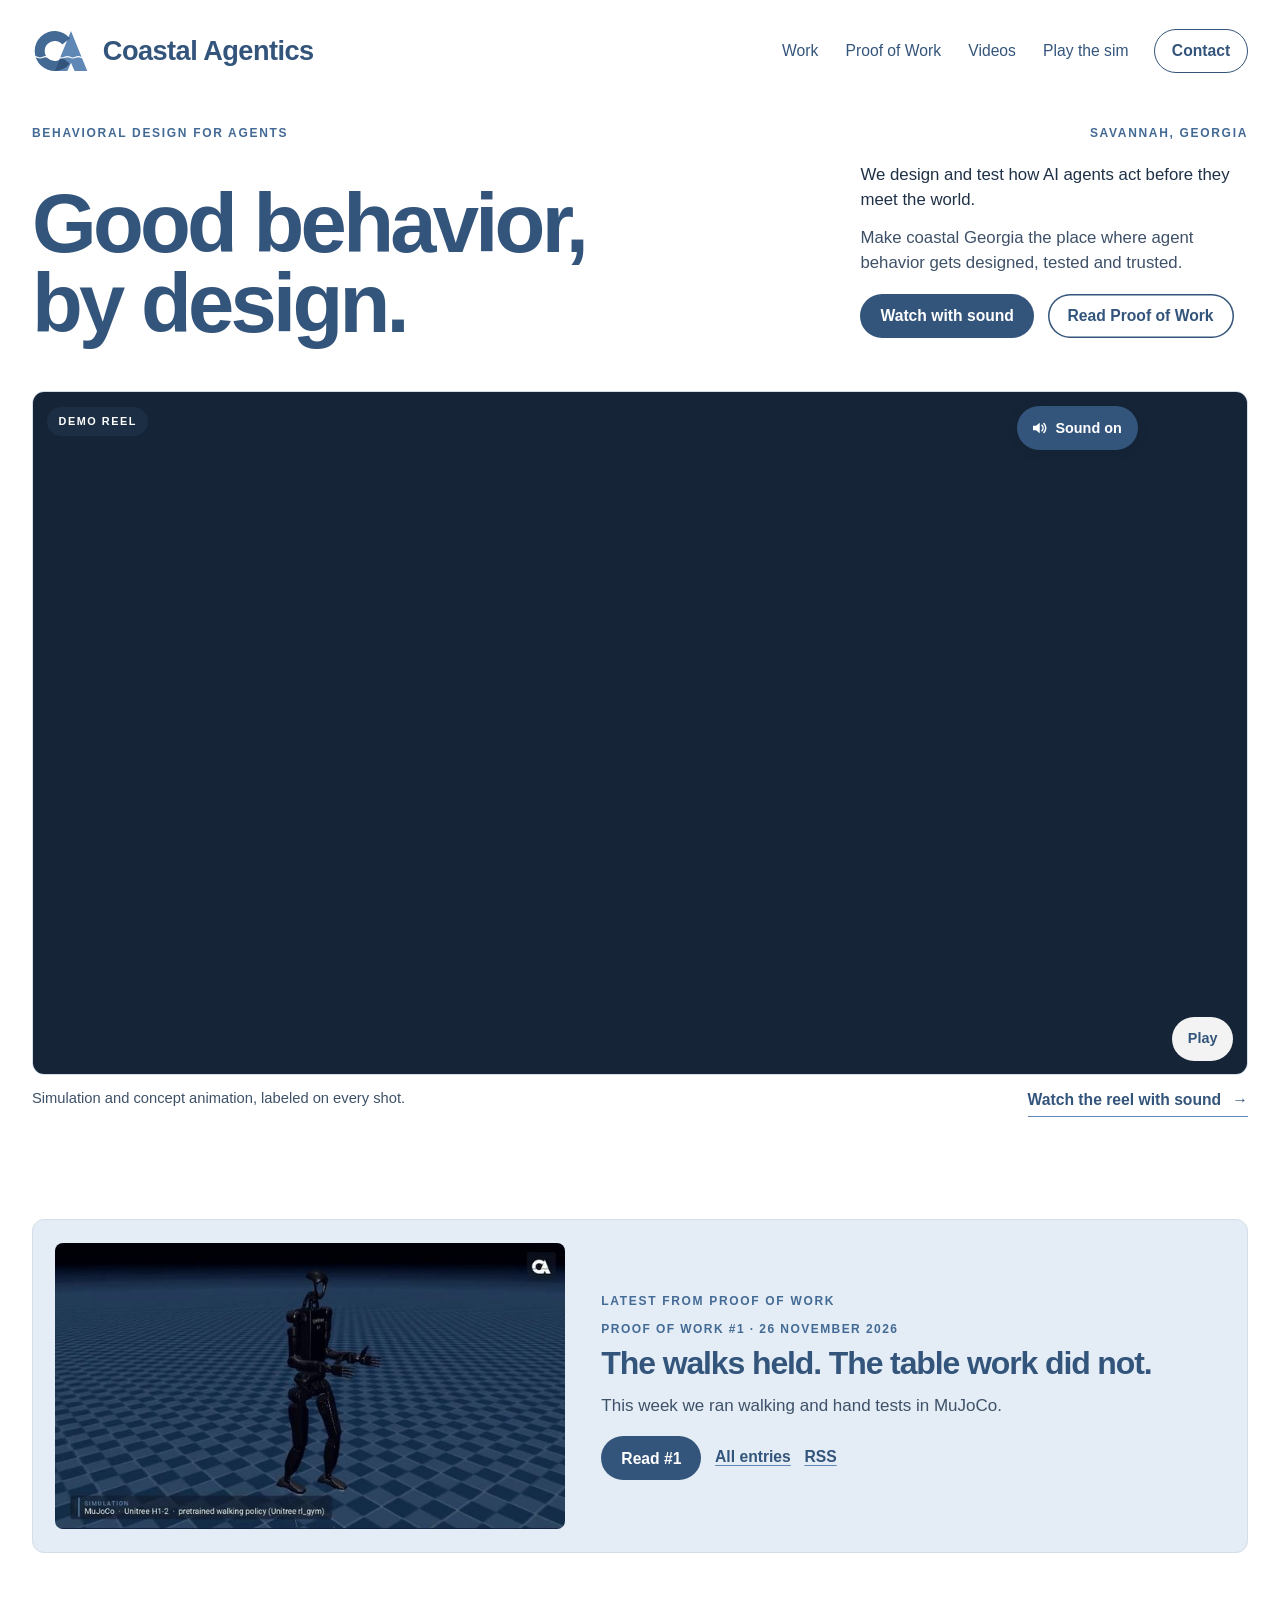
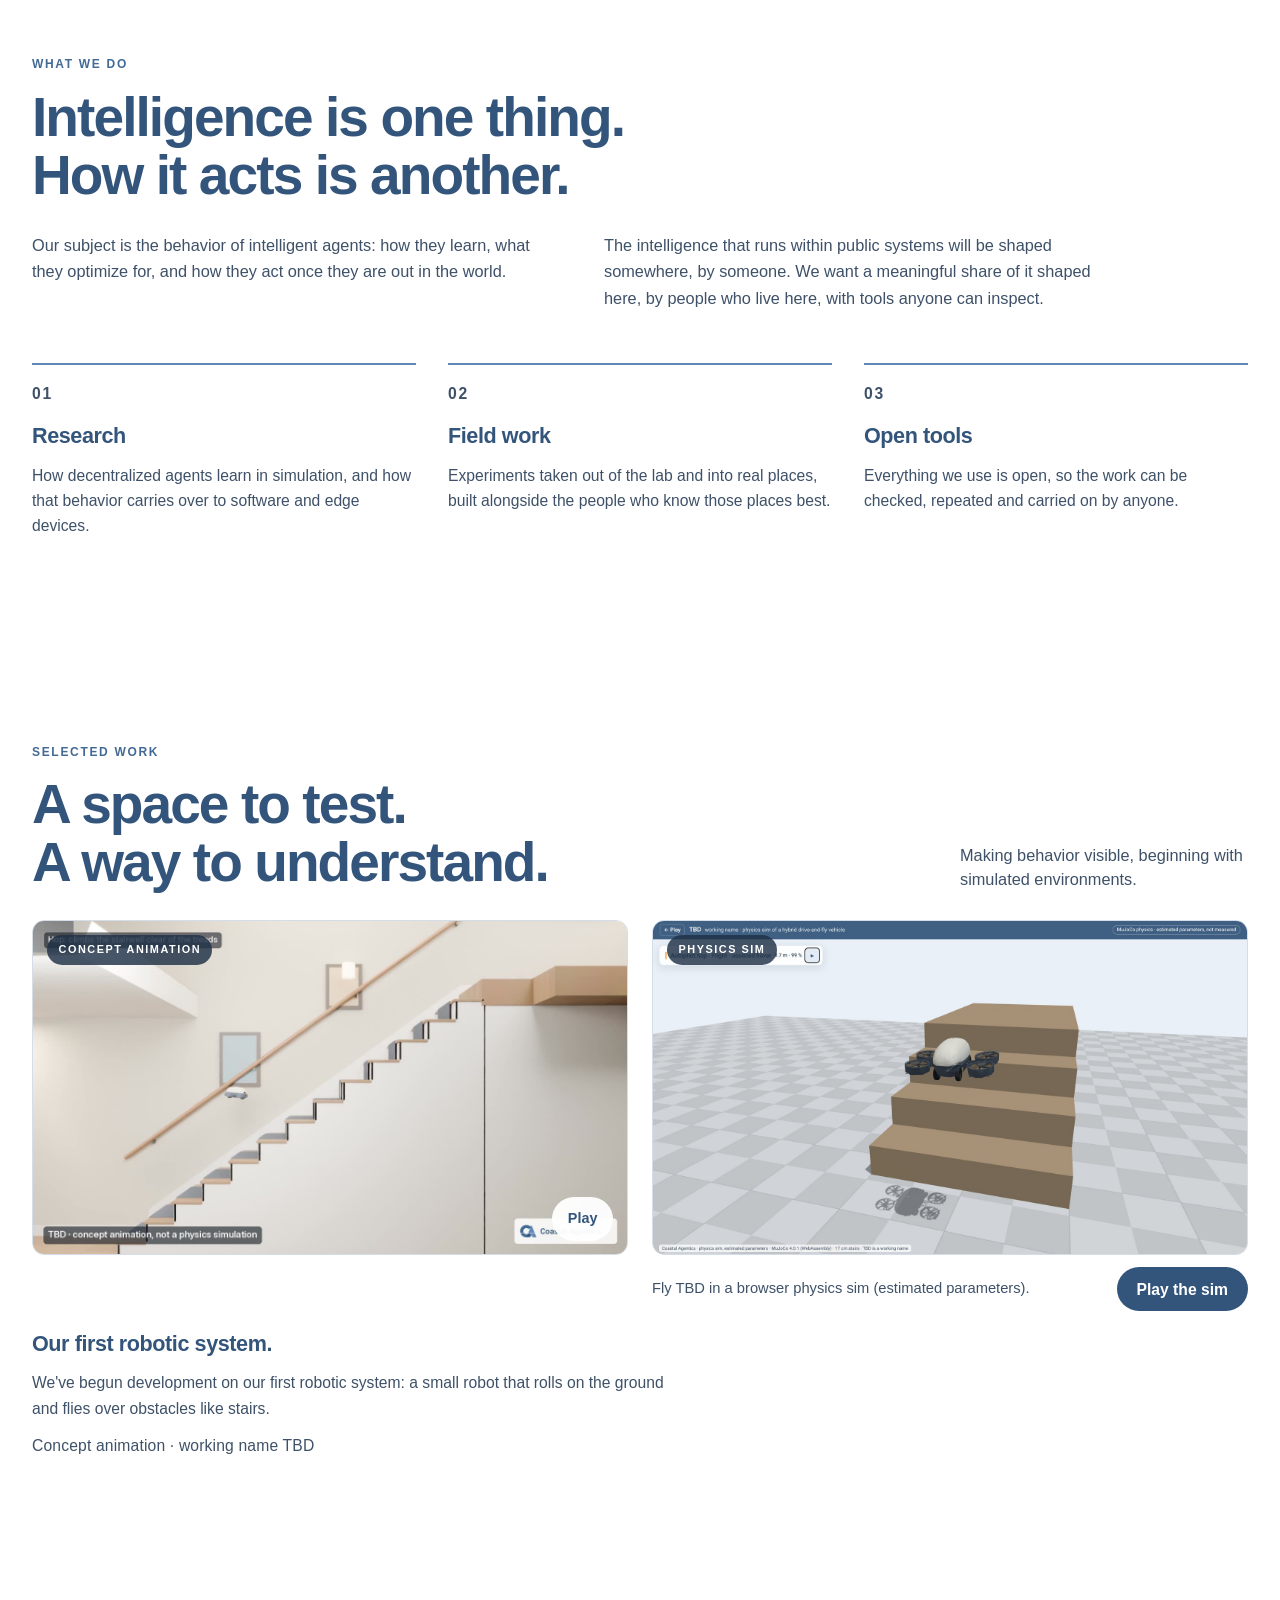
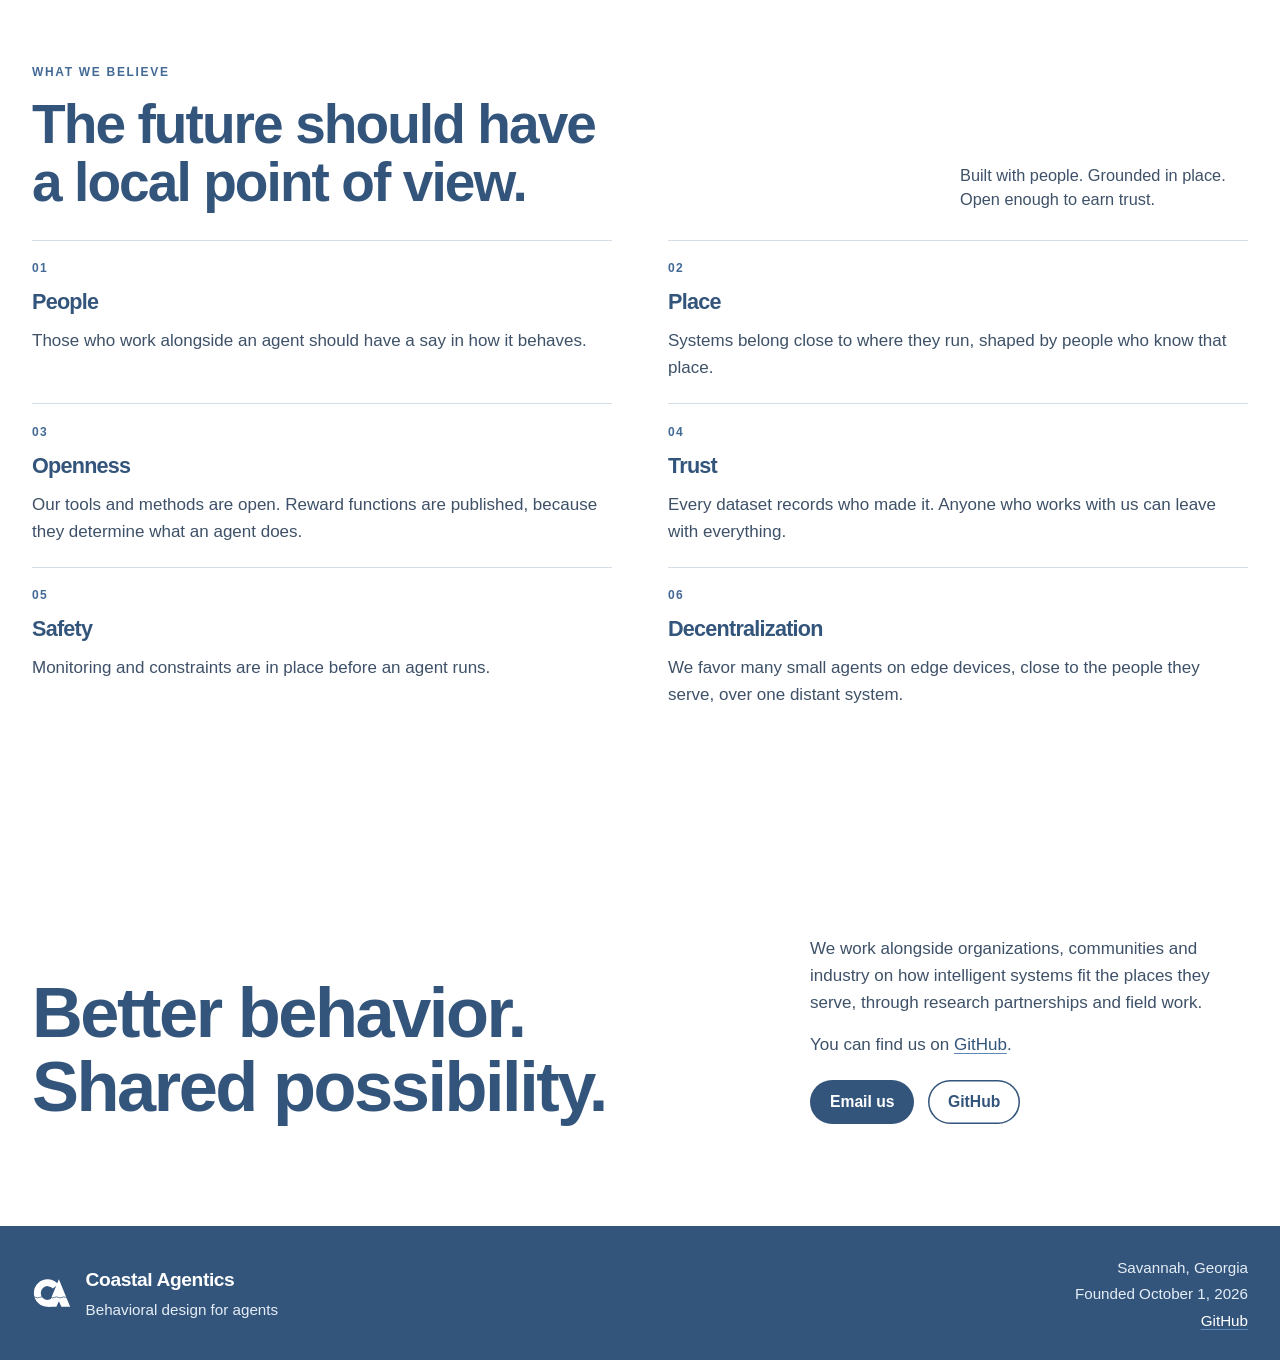
<file: index.html>
<!doctype html>
<html lang="en">
<head>
  <meta charset="utf-8">
  <meta name="viewport" content="width=device-width, initial-scale=1">
  <title>Coastal Agentics · Good behavior, by design</title>
  <meta name="description" content="Coastal Agentics designs and tests how AI agents act before they meet the world: agentic software development and behavioral design for agents, from Savannah, Georgia.">
  <link rel="icon" href="favicon.svg" type="image/svg+xml">
  <meta name="theme-color" content="#FFFFFF">
  <meta name="color-scheme" content="light">
  <link rel="canonical" href="https://coastal-agentics.github.io/">
  <!-- Social cards: crawlers require absolute URLs here -->
  <meta property="og:type" content="website">
  <meta property="og:site_name" content="Coastal Agentics">
  <meta property="og:title" content="Coastal Agentics · Good behavior, by design">
  <meta property="og:description" content="Coastal Agentics designs and tests how AI agents act before they meet the world: agentic software development and behavioral design for agents, from Savannah, Georgia.">
  <meta property="og:url" content="https://coastal-agentics.github.io/">
  <meta property="og:image" content="https://coastal-agentics.github.io/og-image.png">
  <meta property="og:image:width" content="1200">
  <meta property="og:image:height" content="630">
  <meta property="og:image:alt" content="Coastal Agentics logo: a solid C and a triangular A. Good behavior, by design.">
  <meta name="twitter:card" content="summary_large_image">
  <meta name="twitter:title" content="Coastal Agentics · Good behavior, by design">
  <meta name="twitter:description" content="Coastal Agentics designs and tests how AI agents act before they meet the world: agentic software development and behavioral design for agents, from Savannah, Georgia.">
  <meta name="twitter:image" content="https://coastal-agentics.github.io/og-image.png">
  <link rel="preload" as="image" href="media/reel/coastal-reel-poster.jpg">
  <link rel="stylesheet" href="style.css">
  <script src="home.js" defer></script>
</head>
<body>
  <a class="skip" href="#main">Skip to content</a>
  <header class="site-header wrap">
    <a class="brand" href="./" aria-label="Coastal Agentics home">
      <img src="logo.svg" alt="" aria-hidden="true" width="64" height="64">
      <span class="brand-name">Coastal Agentics</span>
    </a>
    <nav aria-label="Primary">
      <a href="#work">Work</a>
      <a href="writing/proof-of-work/">Proof of Work</a>
      <a href="videos/">Videos</a>
      <a href="https://coastal-agentics.github.io/arena/tbd/">Play the sim</a>
      <a class="nav-cta" href="#work-with-us">Contact</a>
    </nav>
  </header>

  <main id="main">
    <section class="hero wrap" aria-labelledby="tagline">
      <p class="hero-kicker">
        <span>Behavioral design for agents</span>
        <span>Savannah, Georgia</span>
      </p>
      <div class="hero-grid">
        <h1 id="tagline"><span class="line">Good behavior,</span> <span class="line">by design.</span></h1>
        <div class="hero-aside">
          <p>We design and test how AI agents act before they meet the world.</p>
          <p class="mission">Make coastal Georgia the place where agent behavior gets designed, tested and trusted.</p>
          <div class="hero-ctas">
            <!-- With home.js this starts the reel below with music (same as Sound on). Without it, the link opens the reel on Videos. -->
            <a class="btn" href="videos/#reel" data-sound-cta="reel-video">Watch with sound</a>
            <a class="btn btn-ghost" href="writing/proof-of-work/">Read Proof of Work</a>
          </div>
        </div>
      </div>

      <!-- Demo reel (v5, 58 s): muted loop from 3.7 s to 53.5 s (skips the title and end cards; data-loop-start/end in home.js). "Sound on" (or Play on phones) switches to the with-music file, coastal-reel.mp4 (home.js). Every shot carries an on-screen label: simulation (trained, pretrained or scripted) or concept animation. -->
      <figure class="hero-film">
        <div class="film-frame">
          <video
            id="reel-video"
            data-coastal-video
            data-title="demo reel"
            data-sound-src="media/reel/coastal-reel.mp4"
            data-loop-start="3.7"
            data-loop-end="53.5"
            muted
            loop
            playsinline
            preload="none"
            poster="media/reel/coastal-reel-poster.jpg"
            controls
            aria-label="Demo reel. Simulation and concept animation, each shot labeled on screen: trained waypoint navigation, pretrained walking, scripted grasping and stacking, and the TBD concept robot.">
            <source src="media/reel/coastal-reel-hero.webm" type="video/webm">
            <source src="media/reel/coastal-reel-hero.mp4" type="video/mp4">
            Demo reel. Simulation and concept animation, each shot labeled on screen.
          </video>
          <p class="film-badge" aria-hidden="true">Demo reel</p>
          <div class="film-controls">
            <button class="sound-toggle" type="button" aria-pressed="false" aria-label="Sound on: play the demo reel from the start with music">
              <svg viewBox="0 0 24 24" width="18" height="18" aria-hidden="true" focusable="false"><path d="M4 9v6h4l5 4V5L8 9H4z" fill="currentColor"/><path data-wave d="M16 8.5a5 5 0 0 1 0 7M18.5 6a8.5 8.5 0 0 1 0 12" fill="none" stroke="currentColor" stroke-width="2" stroke-linecap="round"/><path data-mute d="M16.5 9.5l5 5m0-5l-5 5" fill="none" stroke="currentColor" stroke-width="2" stroke-linecap="round"/></svg>
              <span data-sound-label>Sound on</span>
            </button>
            <button class="video-toggle" type="button">
              <span data-label>Play</span>
            </button>
          </div>
        </div>
        <figcaption class="caption">
          <span>Simulation and concept animation, labeled on every shot.</span>
          <a class="text-link" href="videos/#reel">Watch the reel with sound <span aria-hidden="true">→</span></a>
        </figcaption>
      </figure>
    </section>

    <!-- pow-latest:start (generated by writing/proof-of-work/render.py; edit the entry YAML, not this block) -->
    <section class="pow-latest wrap" aria-labelledby="pow-latest-title">
      <a class="pow-still" href="writing/proof-of-work/1-the-walks-held.html" tabindex="-1" aria-hidden="true">
        <img src="media/pow/1-the-walks-held.jpg" alt="" width="640" height="360" loading="lazy" decoding="async">
      </a>
      <div class="pow-copy">
        <p class="section-kicker">Latest from Proof of Work</p>
        <p class="post-meta"><time datetime="2026-11-26">Proof of Work #1 · 26 November 2026</time></p>
        <h2 id="pow-latest-title"><a href="writing/proof-of-work/1-the-walks-held.html">The walks held. The table work did not.</a></h2>
        <p>This week we ran walking and hand tests in MuJoCo.</p>
        <div class="pow-actions">
          <a class="btn" href="writing/proof-of-work/1-the-walks-held.html">Read #1</a>
          <a class="text-link" href="writing/proof-of-work/">All entries</a>
          <a class="text-link" href="writing/proof-of-work/feed.xml">RSS</a>
        </div>
      </div>
    </section>
    <!-- pow-latest:end -->

    <section id="approach" class="section wrap">
      <p class="section-kicker">What we do</p>
      <h2><span class="line">Intelligence is one thing.</span> <span class="line">How it acts is another.</span></h2>
      <div class="split prose">
        <p>Our subject is the behavior of intelligent agents: how they learn, what they optimize for, and how they act once they are out in the world.</p>
        <p>The intelligence that runs within public systems will be shaped somewhere, by someone. We want a meaningful share of it shaped here, by people who live here, with tools anyone can inspect.</p>
      </div>
      <div class="pillars">
        <article>
          <p class="num" aria-hidden="true">01</p>
          <h3>Research</h3>
          <p>How decentralized agents learn in simulation, and how that behavior carries over to software and edge devices.</p>
        </article>
        <article>
          <p class="num" aria-hidden="true">02</p>
          <h3>Field work</h3>
          <p>Experiments taken out of the lab and into real places, built alongside the people who know those places best.</p>
        </article>
        <article>
          <p class="num" aria-hidden="true">03</p>
          <h3>Open tools</h3>
          <p>Everything we use is open, so the work can be checked, repeated and carried on by anyone.</p>
        </article>
      </div>
    </section>

    <section id="work" class="section wrap">
      <p class="section-kicker">Selected work</p>
      <div class="section-head">
        <h2><span class="line">A space to test.</span> <span class="line">A way to understand.</span></h2>
        <p>Making behavior visible, beginning with simulated environments.</p>
      </div>
      <div class="work-grid">
        <!-- TBD clip: keyframed Blender concept animation of the working-name TBD robot. Not a physics simulation. -->
        <figure class="film">
          <div class="film-frame">
            <video
              id="tbd-video"
              data-coastal-video
              data-title="TBD concept animation"
              muted
              loop
              playsinline
              preload="none"
              poster="media/tbd-stair-hop-poster.jpg"
              controls
              aria-label="Concept animation. A small robot, working name TBD, rolls to a staircase, unfolds, flies to the top, lands and folds back up. Not a physics simulation.">
              <source src="media/tbd-stair-hop.mp4" type="video/mp4">
              A concept animation of a small robot, working name TBD, flying to the top of a staircase. Not a physics simulation.
            </video>
            <p class="film-badge" aria-hidden="true">Concept animation</p>
            <button class="video-toggle" type="button">
              <span data-label>Play</span>
            </button>
          </div>
        </figure>
        <!-- Playable TBD physics sim. Estimated parameters, not measured. -->
        <figure class="film sim-invite">
          <div class="film-frame">
            <a class="sim-shot" href="https://coastal-agentics.github.io/arena/tbd/">
              <img
                src="media/tbd-sim.jpg"
                alt="TBD in a browser physics sim, flying over a short staircase. Estimated parameters, not measured."
                width="1600"
                height="900">
            </a>
            <p class="film-badge" aria-hidden="true">Physics sim</p>
          </div>
          <figcaption class="sim-caption">
            <p>Fly TBD in a browser physics sim (estimated parameters).</p>
            <a class="btn" href="https://coastal-agentics.github.io/arena/tbd/">Play the sim</a>
          </figcaption>
        </figure>
        <div class="study-copy">
          <h3>Our first robotic system.</h3>
          <p>We've begun development on our first robotic system: a small robot that rolls on the ground and flies over obstacles like stairs.</p>
          <p class="credit">Concept animation · working name TBD</p>
        </div>
      </div>
    </section>

    <section id="principles" class="section wrap">
      <p class="section-kicker">What we believe</p>
      <div class="section-head">
        <h2><span class="line">The future should have</span> <span class="line">a local point of view.</span></h2>
        <p class="principles-intro">Built with people. Grounded in place. Open enough to earn trust.</p>
      </div>
      <ul class="beliefs">
        <li>
          <h3><span class="num" aria-hidden="true">01</span> People</h3>
          <p>Those who work alongside an agent should have a say in how it behaves.</p>
        </li>
        <li>
          <h3><span class="num" aria-hidden="true">02</span> Place</h3>
          <p>Systems belong close to where they run, shaped by people who know that place.</p>
        </li>
        <li>
          <h3><span class="num" aria-hidden="true">03</span> Openness</h3>
          <p>Our tools and methods are open. Reward functions are published, because they determine what an agent does.</p>
        </li>
        <li>
          <h3><span class="num" aria-hidden="true">04</span> Trust</h3>
          <p>Every dataset records who made it. Anyone who works with us can leave with everything.</p>
        </li>
        <li>
          <h3><span class="num" aria-hidden="true">05</span> Safety</h3>
          <p>Monitoring and constraints are in place before an agent runs.</p>
        </li>
        <li>
          <h3><span class="num" aria-hidden="true">06</span> Decentralization</h3>
          <p>We favor many small agents on edge devices, close to the people they serve, over one distant system.</p>
        </li>
      </ul>
    </section>

    <section id="work-with-us" class="section wrap closer">
      <h2><span class="line">Better behavior.</span> <span class="line">Shared possibility.</span></h2>
      <div class="prose">
        <p>We work alongside organizations, communities and industry on how intelligent systems fit the places they serve, through research partnerships and field work.</p>
        <p>You can find us on <a href="https://github.com/Coastal-Agentics">GitHub</a>.</p>
        <div class="closer-ctas">
          <!-- TODO(Nye): placeholder address. Replace hello@coastalagentics.com with the real contact email before merge. -->
          <a class="btn" href="mailto:hello@coastalagentics.com">Email us</a>
          <a class="btn btn-ghost" href="https://github.com/Coastal-Agentics">GitHub</a>
        </div>
      </div>
    </section>
  </main>

  <footer class="site-footer">
    <div class="wrap footer-inner">
      <div class="footer-brand">
        <img src="logo.svg" alt="" aria-hidden="true" width="40" height="40">
        <div>
          <a class="footer-name" href="./">Coastal Agentics</a>
          <p>Behavioral design for agents</p>
        </div>
      </div>
      <div class="footer-meta">
        <p>Savannah, Georgia</p>
        <p>Founded October 1, 2026</p>
        <p><a href="https://github.com/Coastal-Agentics">GitHub</a></p>
      </div>
    </div>
  </footer>
</body>
</html>
</file>
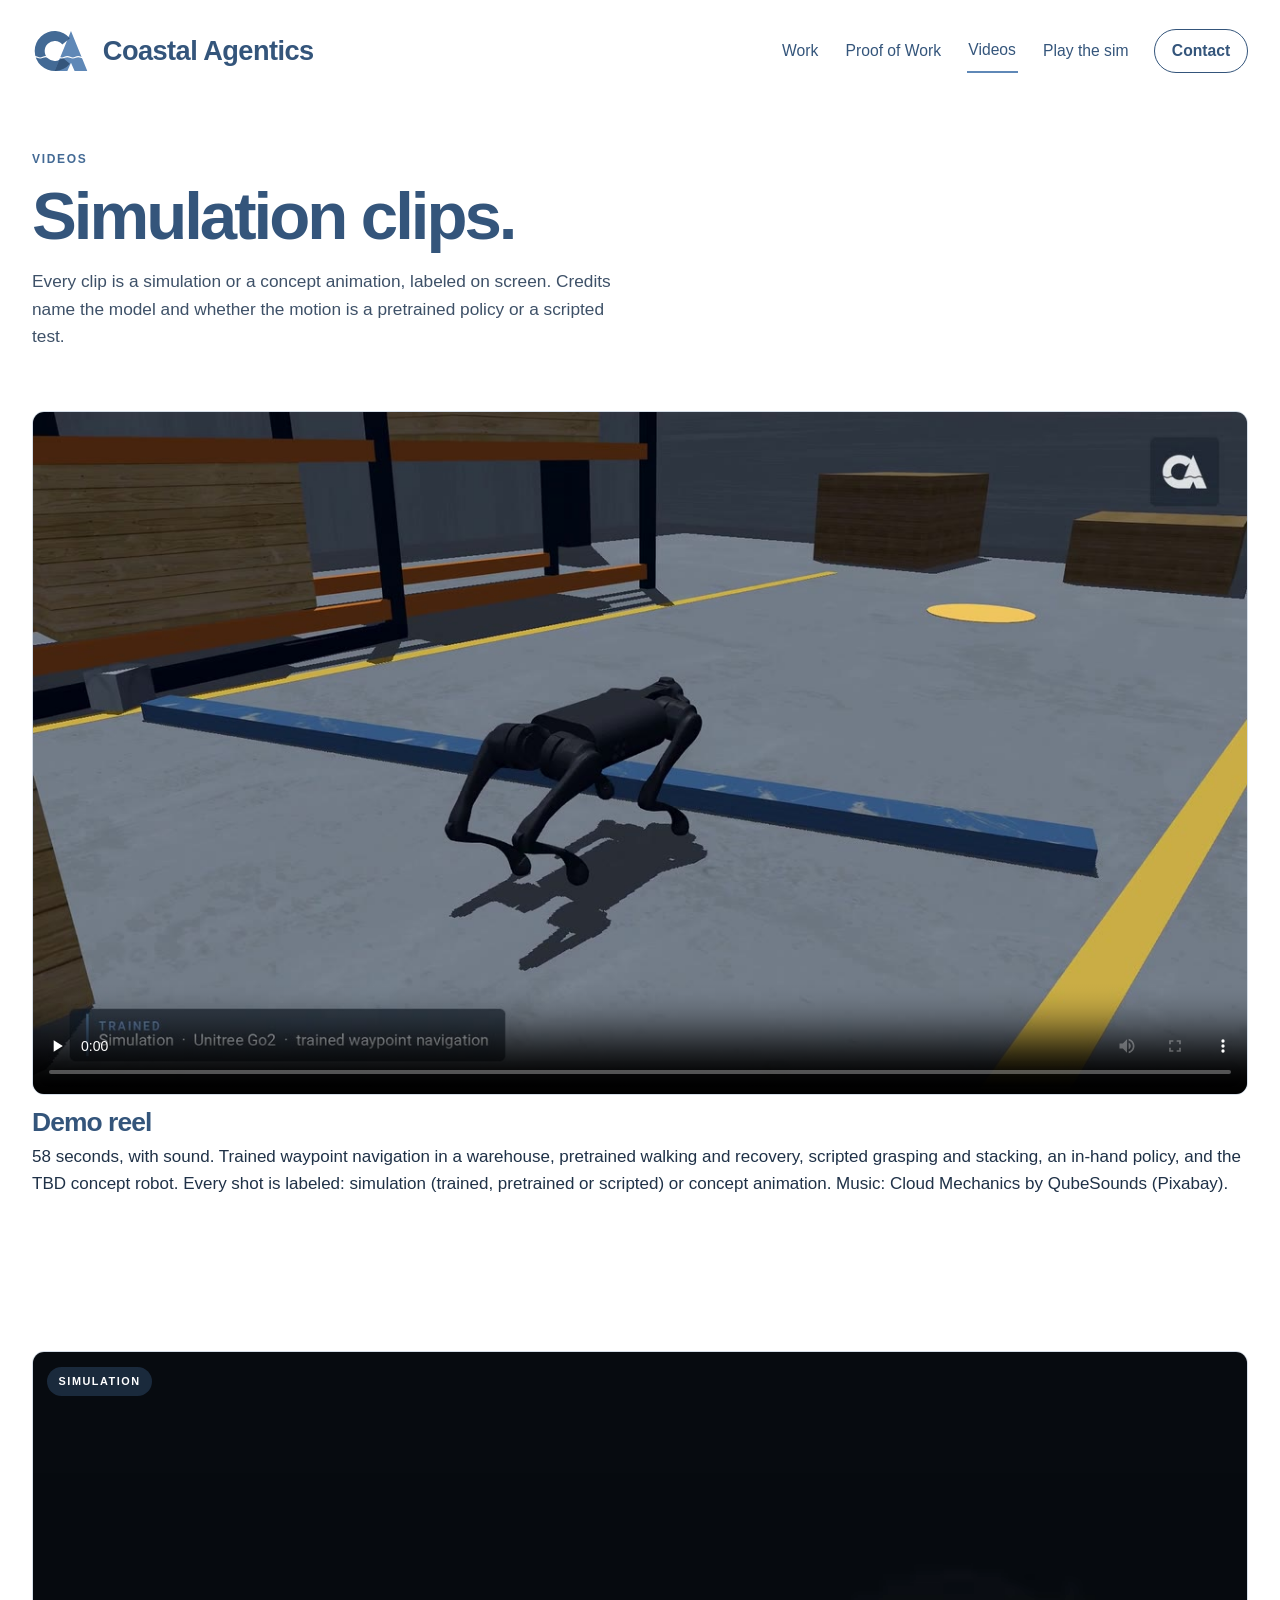
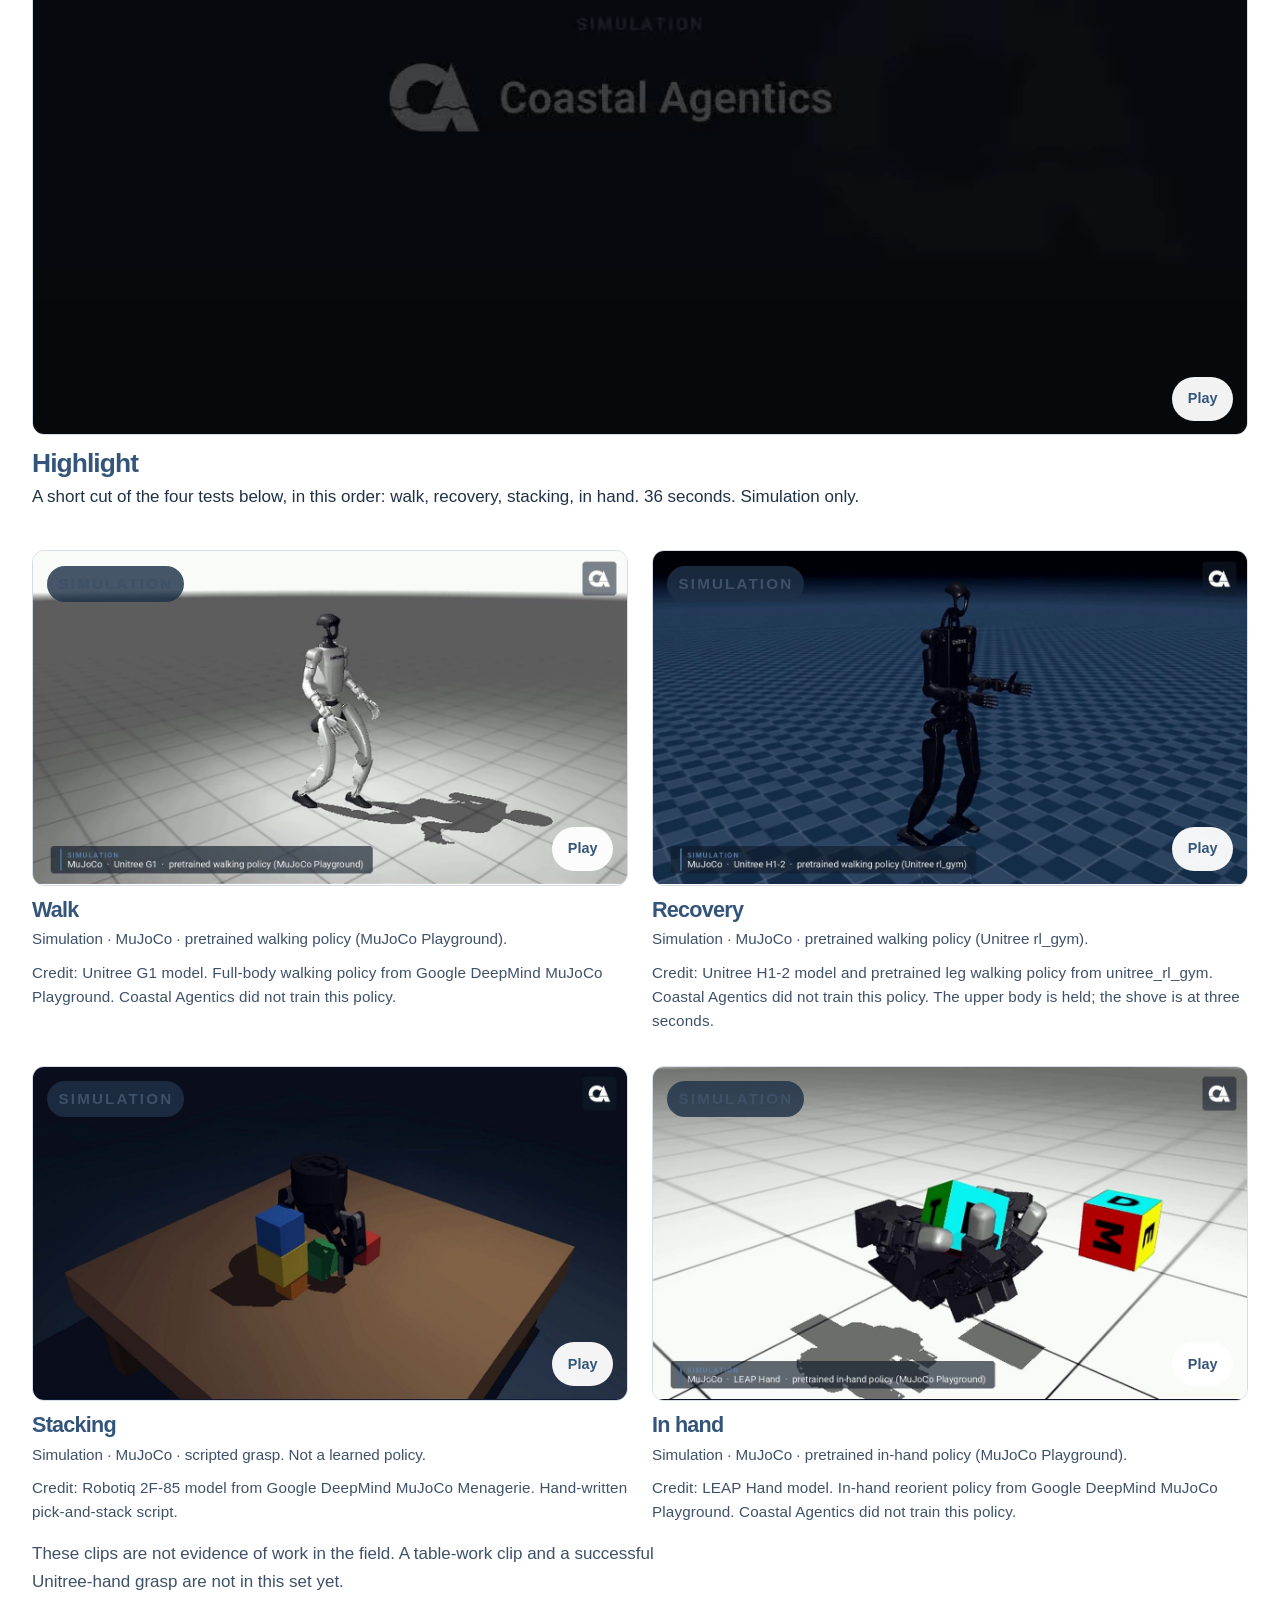
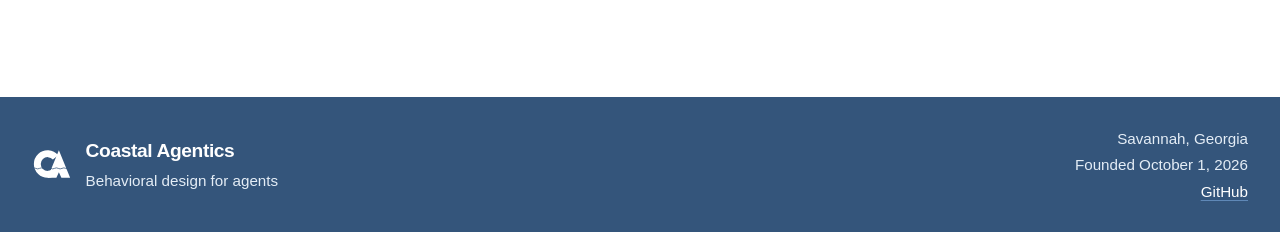
<file: videos/index.html>
<!doctype html>
<html lang="en">
<head>
  <meta charset="utf-8">
  <meta name="viewport" content="width=device-width, initial-scale=1">
  <title>Videos · Coastal Agentics</title>
  <meta name="description" content="Simulation clips from Coastal Agentics. Every clip is labeled as a simulation or concept animation.">
  <link rel="icon" href="../favicon.svg" type="image/svg+xml">
  <meta name="theme-color" content="#FFFFFF">
  <meta name="color-scheme" content="light">
  <link rel="canonical" href="https://coastal-agentics.github.io/videos/">
  <meta property="og:type" content="website">
  <meta property="og:site_name" content="Coastal Agentics">
  <meta property="og:title" content="Videos · Coastal Agentics">
  <meta property="og:description" content="Simulation clips from Coastal Agentics. Every clip is labeled as a simulation or concept animation.">
  <meta property="og:url" content="https://coastal-agentics.github.io/videos/">
  <meta property="og:image" content="https://coastal-agentics.github.io/og-image.png">
  <meta name="twitter:card" content="summary_large_image">
  <meta name="twitter:title" content="Videos · Coastal Agentics">
  <meta name="twitter:description" content="Simulation clips from Coastal Agentics. Every clip is labeled as a simulation or concept animation.">
  <link rel="stylesheet" href="../style.css">
  <script src="../home.js" defer></script>
</head>
<body>
  <a class="skip" href="#main">Skip to content</a>
  <header class="site-header wrap">
    <a class="brand" href="../" aria-label="Coastal Agentics home">
      <img src="../logo.svg" alt="" aria-hidden="true" width="64" height="64">
      <span class="brand-name">Coastal Agentics</span>
    </a>
    <nav aria-label="Primary">
      <a href="../#work">Work</a>
      <a href="../writing/proof-of-work/">Proof of Work</a>
      <a href="../videos/" aria-current="page">Videos</a>
      <a href="https://coastal-agentics.github.io/arena/tbd/">Play the sim</a>
      <a class="nav-cta" href="../#work-with-us">Contact</a>
    </nav>
  </header>
  <main id="main">
    <section class="page-hero wrap">
      <p class="section-kicker">Videos</p>
      <h1>Simulation clips.</h1>
      <p class="page-lede">Every clip is a simulation or a concept animation, labeled on screen. Credits name the model and whether the motion is a pretrained policy or a scripted test.</p>
    </section>
    <section class="section wrap" style="padding-top: 1.25rem;">
      <figure class="sizzle" id="reel">
        <div class="film-frame">
          <video
            controls
            playsinline
            preload="none"
            poster="../media/reel/coastal-reel-poster.jpg"
            aria-label="Demo reel with music. Simulation and concept animation, each shot labeled on screen.">
            <source src="../media/reel/coastal-reel.mp4" type="video/mp4">
            Demo reel. Simulation and concept animation, each shot labeled on screen.
          </video>
        </div>
        <h2>Demo reel</h2>
        <p>58 seconds, with sound. Trained waypoint navigation in a warehouse, pretrained walking and recovery, scripted grasping and stacking, an in-hand policy, and the TBD concept robot. Every shot is labeled: simulation (trained, pretrained or scripted) or concept animation. Music: Cloud Mechanics by QubeSounds (Pixabay).</p>
      </figure>
    </section>
    <section class="section wrap" style="padding-top: 1.25rem;">
      <figure class="sizzle">
        <div class="film-frame">
          <video
            data-coastal-video
            muted
            playsinline
            preload="none"
            poster="../media/sim/coastal-sim-sizzle.jpg"
            controls
            aria-label="Simulation. Highlight reel of four tests. Not field work.">
            <source src="../media/sim/coastal-sim-sizzle.webm" type="video/webm">
            <source src="../media/sim/coastal-sim-sizzle.mp4" type="video/mp4">
            Simulation. Highlight reel of four tests. Not field work.
          </video>
          <p class="film-badge" aria-hidden="true">Simulation</p>
          <button class="video-toggle" type="button"><span data-label>Play</span></button>
        </div>
        <h2>Highlight</h2>
        <p>A short cut of the four tests below, in this order: walk, recovery, stacking, in hand. 36 seconds. Simulation only.</p>
      </figure>
      <div class="clip-grid">
        <figure class="clip">
        <div class="film-frame">
          <video
            data-coastal-video
            muted
            playsinline
            preload="none"
            poster="../media/sim/g1-walk.jpg"
            controls
            aria-label="Simulation. Pretrained walking policy.">
            <source src="../media/sim/g1-walk.webm" type="video/webm">
            <source src="../media/sim/g1-walk.mp4" type="video/mp4">
            Simulation. Pretrained walking policy.
          </video>
          <p class="film-badge" aria-hidden="true">Simulation</p>
          <button class="video-toggle" type="button"><span data-label>Play</span></button>
        </div>
          <h2>Walk</h2>
          <p>Simulation · MuJoCo · pretrained walking policy (MuJoCo Playground).</p>
          <p class="credit">Credit: Unitree G1 model. Full-body walking policy from Google DeepMind MuJoCo Playground. Coastal Agentics did not train this policy.</p>
        </figure>
        <figure class="clip">
        <div class="film-frame">
          <video
            data-coastal-video
            muted
            playsinline
            preload="none"
            poster="../media/sim/h1-2-push.jpg"
            controls
            aria-label="Simulation. Pretrained walking policy, recovery after a shove.">
            <source src="../media/sim/h1-2-push.webm" type="video/webm">
            <source src="../media/sim/h1-2-push.mp4" type="video/mp4">
            Simulation. Pretrained walking policy, recovery after a shove.
          </video>
          <p class="film-badge" aria-hidden="true">Simulation</p>
          <button class="video-toggle" type="button"><span data-label>Play</span></button>
        </div>
          <h2>Recovery</h2>
          <p>Simulation · MuJoCo · pretrained walking policy (Unitree rl_gym).</p>
          <p class="credit">Credit: Unitree H1-2 model and pretrained leg walking policy from unitree_rl_gym. Coastal Agentics did not train this policy. The upper body is held; the shove is at three seconds.</p>
        </figure>
        <figure class="clip">
        <div class="film-frame">
          <video
            data-coastal-video
            muted
            playsinline
            preload="none"
            poster="../media/sim/robotiq-stack.jpg"
            controls
            aria-label="Simulation. Scripted grasp and stack, not a learned policy.">
            <source src="../media/sim/robotiq-stack.webm" type="video/webm">
            <source src="../media/sim/robotiq-stack.mp4" type="video/mp4">
            Simulation. Scripted grasp and stack, not a learned policy.
          </video>
          <p class="film-badge" aria-hidden="true">Simulation</p>
          <button class="video-toggle" type="button"><span data-label>Play</span></button>
        </div>
          <h2>Stacking</h2>
          <p>Simulation · MuJoCo · scripted grasp. Not a learned policy.</p>
          <p class="credit">Credit: Robotiq 2F-85 model from Google DeepMind MuJoCo Menagerie. Hand-written pick-and-stack script.</p>
        </figure>
        <figure class="clip">
        <div class="film-frame">
          <video
            data-coastal-video
            muted
            playsinline
            preload="none"
            poster="../media/sim/leap-reorient.jpg"
            controls
            aria-label="Simulation. Pretrained in-hand policy.">
            <source src="../media/sim/leap-reorient.webm" type="video/webm">
            <source src="../media/sim/leap-reorient.mp4" type="video/mp4">
            Simulation. Pretrained in-hand policy.
          </video>
          <p class="film-badge" aria-hidden="true">Simulation</p>
          <button class="video-toggle" type="button"><span data-label>Play</span></button>
        </div>
          <h2>In hand</h2>
          <p>Simulation · MuJoCo · pretrained in-hand policy (MuJoCo Playground).</p>
          <p class="credit">Credit: LEAP Hand model. In-hand reorient policy from Google DeepMind MuJoCo Playground. Coastal Agentics did not train this policy.</p>
        </figure>
      </div>
      <p class="note">These clips are not evidence of work in the field. A table-work clip and a successful Unitree-hand grasp are not in this set yet.</p>
    </section>
  </main>
  <footer class="site-footer">
    <div class="wrap footer-inner">
      <div class="footer-brand">
        <img src="../logo.svg" alt="" aria-hidden="true" width="40" height="40">
        <div>
          <a class="footer-name" href="../">Coastal Agentics</a>
          <p>Behavioral design for agents</p>
        </div>
      </div>
      <div class="footer-meta">
        <p>Savannah, Georgia</p>
        <p>Founded October 1, 2026</p>
        <p><a href="https://github.com/Coastal-Agentics">GitHub</a></p>
      </div>
    </div>
  </footer>
</body>
</html>
</file>
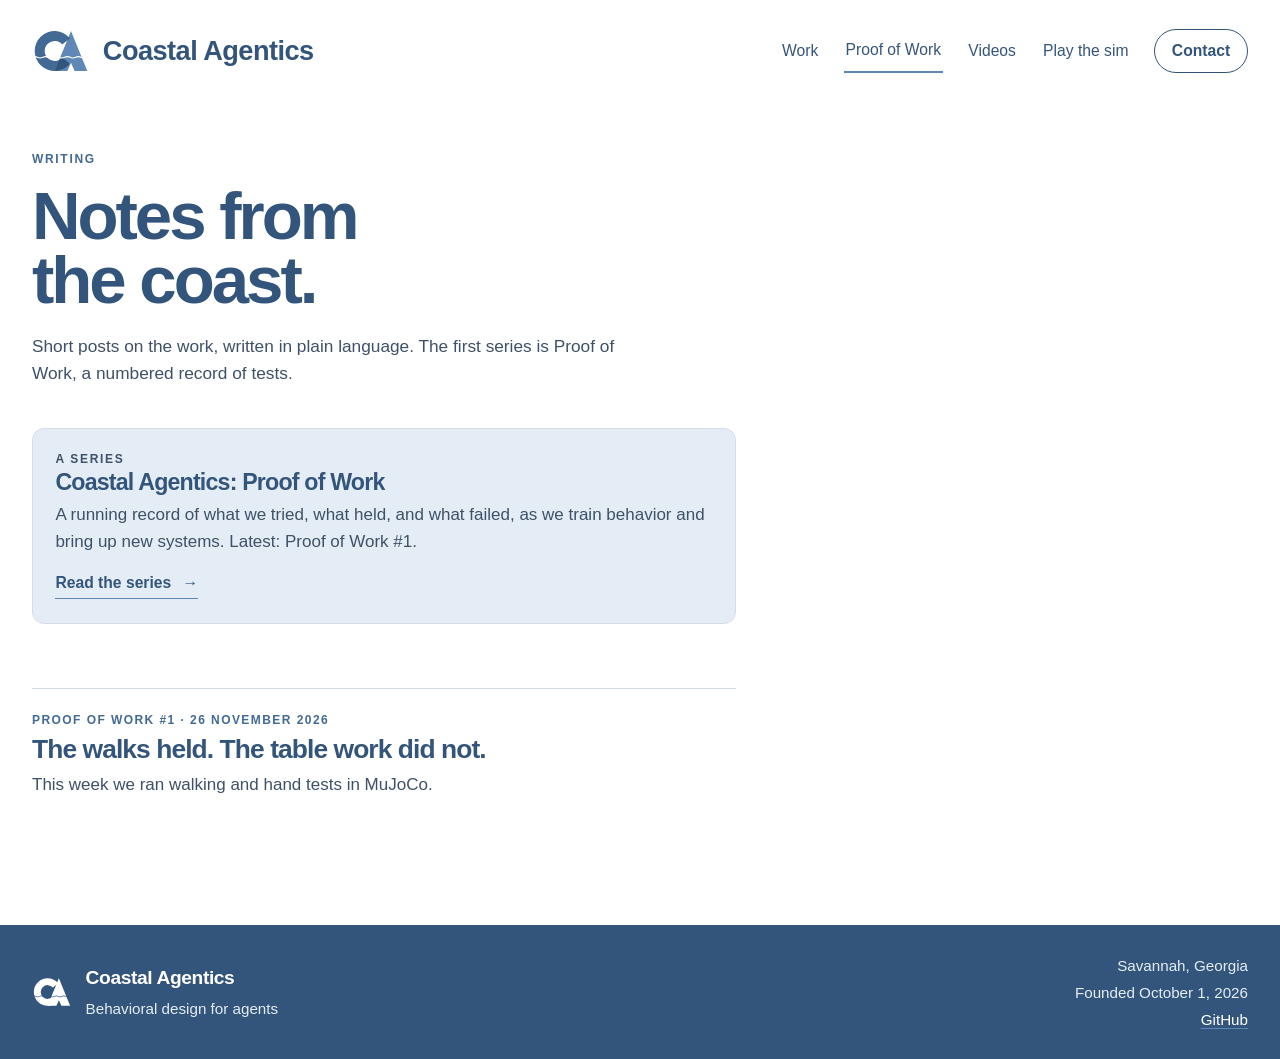
<file: writing/index.html>
<!doctype html>
<html lang="en">
<head>
  <meta charset="utf-8">
  <meta name="viewport" content="width=device-width, initial-scale=1">
  <title>Writing · Coastal Agentics</title>
  <meta name="description" content="Notes from Coastal Agentics in Savannah, Georgia, including the Proof of Work series.">
  <link rel="icon" href="../favicon.svg" type="image/svg+xml">
  <meta name="theme-color" content="#FFFFFF">
  <meta name="color-scheme" content="light">
  <link rel="canonical" href="https://coastal-agentics.github.io/writing/">
  <meta property="og:type" content="website">
  <meta property="og:site_name" content="Coastal Agentics">
  <meta property="og:title" content="Writing · Coastal Agentics">
  <meta property="og:description" content="Notes from Coastal Agentics in Savannah, Georgia, including the Proof of Work series.">
  <meta property="og:url" content="https://coastal-agentics.github.io/writing/">
  <meta property="og:image" content="https://coastal-agentics.github.io/og-image.png">
  <meta name="twitter:card" content="summary_large_image">
  <meta name="twitter:title" content="Writing · Coastal Agentics">
  <meta name="twitter:description" content="Notes from Coastal Agentics in Savannah, Georgia, including the Proof of Work series.">
  <link rel="stylesheet" href="../style.css">
  <link rel="alternate" type="application/rss+xml" title="Coastal Agentics Writing" href="feed.xml">
  <link rel="alternate" type="application/rss+xml" title="Coastal Agentics: Proof of Work" href="proof-of-work/feed.xml">
</head>
<body>
  <a class="skip" href="#main">Skip to content</a>
  <header class="site-header wrap">
    <a class="brand" href="../" aria-label="Coastal Agentics home">
      <img src="../logo.svg" alt="" aria-hidden="true" width="64" height="64">
      <span class="brand-name">Coastal Agentics</span>
    </a>
    <nav aria-label="Primary">
      <a href="../#work">Work</a>
      <a href="../writing/proof-of-work/" aria-current="page">Proof of Work</a>
      <a href="../videos/">Videos</a>
      <a href="https://coastal-agentics.github.io/arena/tbd/">Play the sim</a>
      <a class="nav-cta" href="../#work-with-us">Contact</a>
    </nav>
  </header>
  <main id="main">
    <section class="page-hero wrap">
      <p class="section-kicker">Writing</p>
      <h1>Notes from the coast.</h1>
      <p class="page-lede">Short posts on the work, written in plain language. The first series is Proof of Work, a numbered record of tests.</p>
    </section>
    <section class="wrap">
      <div class="series-card">
        <p class="section-kicker">A series</p>
        <h2><a href="proof-of-work/">Coastal Agentics: Proof of Work</a></h2>
        <p>A running record of what we tried, what held, and what failed, as we train behavior and bring up new systems. Latest: Proof of Work #1.</p>
        <a class="text-link" href="proof-of-work/">Read the series <span aria-hidden="true">→</span></a>
      </div>
    </section>
    <section class="section section-tight wrap">
      <ol class="post-list">
        <li>
          <time datetime="2026-11-26">Proof of Work #1 · 26 November 2026</time>
          <h2><a href="proof-of-work/1-the-walks-held.html">The walks held. The table work did not.</a></h2>
          <p>This week we ran walking and hand tests in MuJoCo.</p>
        </li>
      </ol>
    </section>
  </main>
  <footer class="site-footer">
    <div class="wrap footer-inner">
      <div class="footer-brand">
        <img src="../logo.svg" alt="" aria-hidden="true" width="40" height="40">
        <div>
          <a class="footer-name" href="../">Coastal Agentics</a>
          <p>Behavioral design for agents</p>
        </div>
      </div>
      <div class="footer-meta">
        <p>Savannah, Georgia</p>
        <p>Founded October 1, 2026</p>
        <p><a href="https://github.com/Coastal-Agentics">GitHub</a></p>
      </div>
    </div>
  </footer>
</body>
</html>
</file>
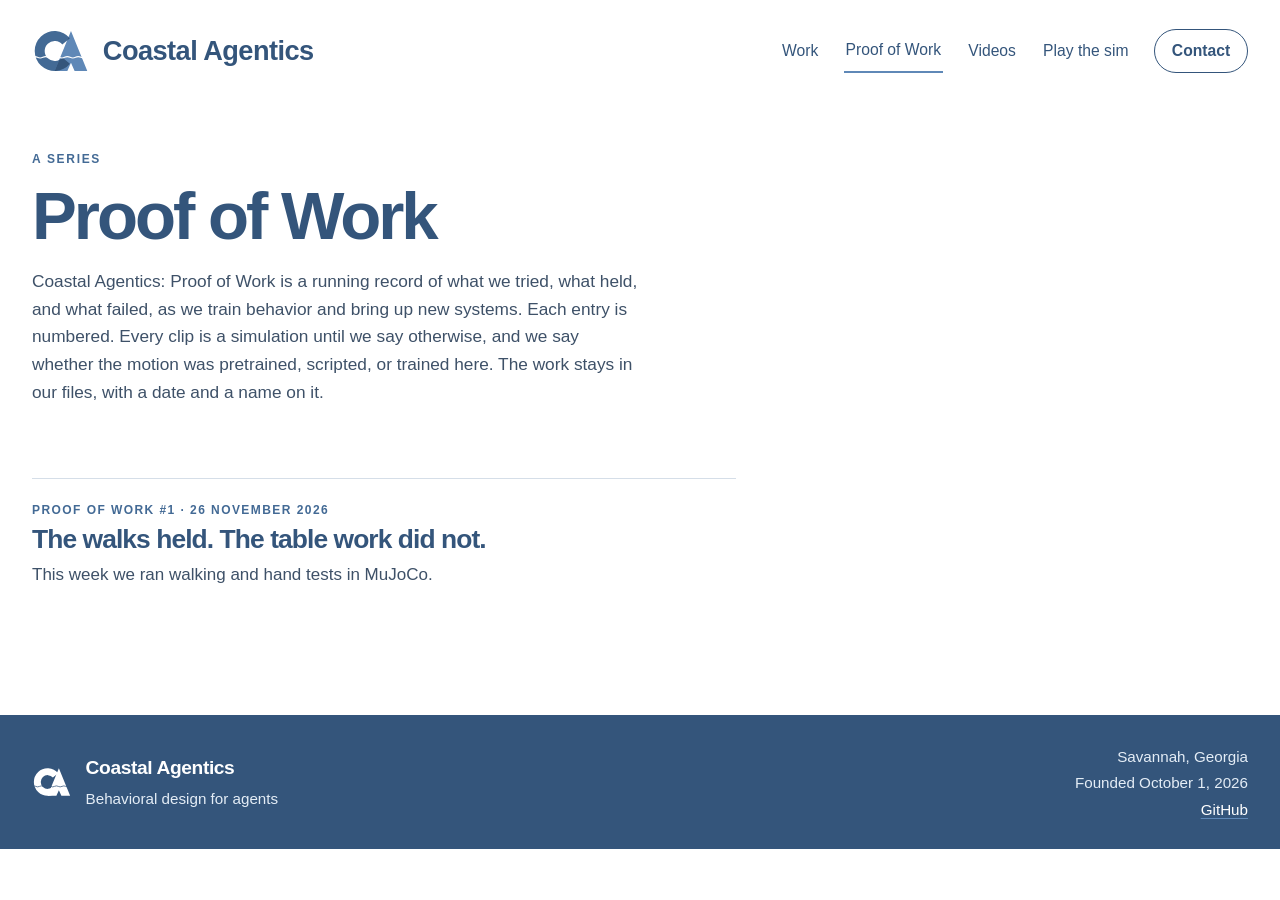
<file: writing/proof-of-work/index.html>
<!doctype html>
<html lang="en">
<head>
  <meta charset="utf-8">
  <meta name="viewport" content="width=device-width, initial-scale=1">
  <title>Coastal Agentics: Proof of Work</title>
  <meta name="description" content="A running record of tests from Coastal Agentics: what we tried, what held, and what failed.">
  <link rel="icon" href="../../favicon.svg" type="image/svg+xml">
  <meta name="theme-color" content="#FFFFFF">
  <meta name="color-scheme" content="light">
  <link rel="canonical" href="https://coastal-agentics.github.io/writing/proof-of-work/">
  <meta property="og:type" content="website">
  <meta property="og:site_name" content="Coastal Agentics">
  <meta property="og:title" content="Coastal Agentics: Proof of Work">
  <meta property="og:description" content="A running record of tests from Coastal Agentics: what we tried, what held, and what failed.">
  <meta property="og:url" content="https://coastal-agentics.github.io/writing/proof-of-work/">
  <meta property="og:image" content="https://coastal-agentics.github.io/og-image.png">
  <meta name="twitter:card" content="summary_large_image">
  <meta name="twitter:title" content="Coastal Agentics: Proof of Work">
  <meta name="twitter:description" content="A running record of tests from Coastal Agentics: what we tried, what held, and what failed.">
  <link rel="stylesheet" href="../../style.css">
  <link rel="alternate" type="application/rss+xml" title="Coastal Agentics: Proof of Work" href="feed.xml">
</head>
<body>
  <a class="skip" href="#main">Skip to content</a>
  <header class="site-header wrap">
    <a class="brand" href="../../" aria-label="Coastal Agentics home">
      <img src="../../logo.svg" alt="" aria-hidden="true" width="64" height="64">
      <span class="brand-name">Coastal Agentics</span>
    </a>
    <nav aria-label="Primary">
      <a href="../../#work">Work</a>
      <a href="../../writing/proof-of-work/" aria-current="page">Proof of Work</a>
      <a href="../../videos/">Videos</a>
      <a href="https://coastal-agentics.github.io/arena/tbd/">Play the sim</a>
      <a class="nav-cta" href="../../#work-with-us">Contact</a>
    </nav>
  </header>
  <main id="main">
    <section class="page-hero wrap">
      <p class="section-kicker">A series</p>
      <h1 class="wide">Proof of Work</h1>
      <p class="page-lede">Coastal Agentics: Proof of Work is a running record of what we tried, what held, and what failed, as we train behavior and bring up new systems. Each entry is numbered. Every clip is a simulation until we say otherwise, and we say whether the motion was pretrained, scripted, or trained here. The work stays in our files, with a date and a name on it.</p>
    </section>
    <section class="section section-tight wrap">
      <ol class="post-list">
        <li>
          <time datetime="2026-11-26">Proof of Work #1 · 26 November 2026</time>
          <h2><a href="1-the-walks-held.html">The walks held. The table work did not.</a></h2>
          <p>This week we ran walking and hand tests in MuJoCo.</p>
        </li>
      </ol>
    </section>
  </main>
  <footer class="site-footer">
    <div class="wrap footer-inner">
      <div class="footer-brand">
        <img src="../../logo.svg" alt="" aria-hidden="true" width="40" height="40">
        <div>
          <a class="footer-name" href="../../">Coastal Agentics</a>
          <p>Behavioral design for agents</p>
        </div>
      </div>
      <div class="footer-meta">
        <p>Savannah, Georgia</p>
        <p>Founded October 1, 2026</p>
        <p><a href="https://github.com/Coastal-Agentics">GitHub</a></p>
      </div>
    </div>
  </footer>
</body>
</html>
</file>
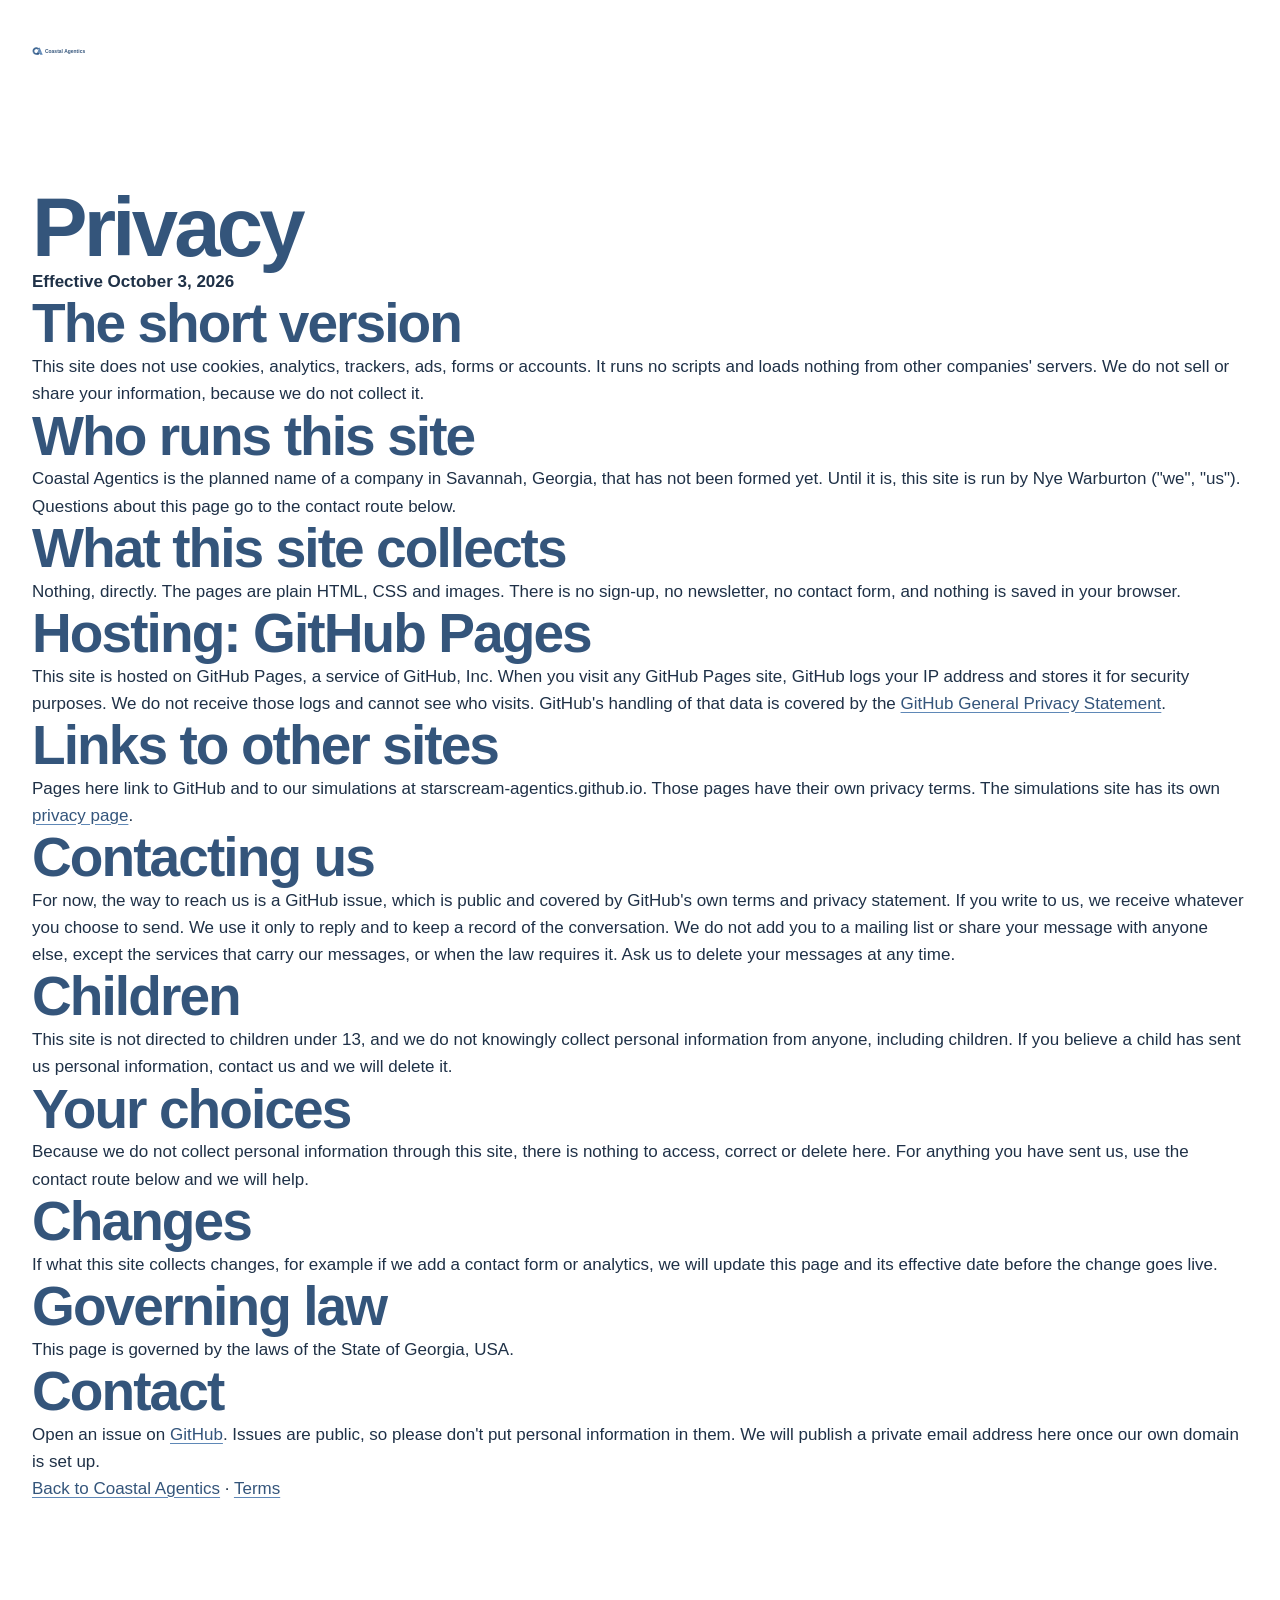
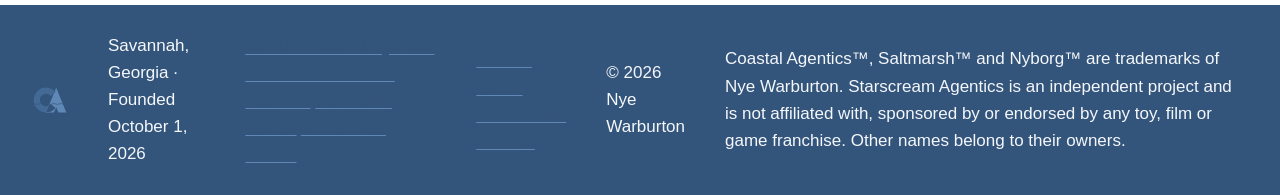
<file: privacy.html>
<!doctype html>
<html lang="en">
<head>
  <meta charset="utf-8">
  <meta name="viewport" content="width=device-width, initial-scale=1">
  <title>Privacy · Coastal Agentics</title>
  <meta name="description" content="How coastal-agentics.github.io handles your information: no cookies, no trackers, no forms.">
  <link rel="icon" href="favicon.svg" type="image/svg+xml">
  <meta name="theme-color" content="#EEF2F6">
  <link rel="canonical" href="https://coastal-agentics.github.io/privacy.html">
  <link rel="stylesheet" href="style.css">
</head>
<body>
  <header class="site-header wrap">
    <a class="brand" href="./" aria-label="Coastal Agentics home">
      <img src="logo-wordmark.svg" alt="Coastal Agentics" width="206" height="40">
    </a>
  </header>

  <main>
    <section class="section wrap">
      <h1>Privacy</h1>
      <div class="prose">
        <p><strong>Effective October 3, 2026</strong></p>

        <h2>The short version</h2>
        <p>This site does not use cookies, analytics, trackers, ads, forms or accounts. It runs no scripts and loads nothing from other companies' servers. We do not sell or share your information, because we do not collect it.</p>

        <h2>Who runs this site</h2>
        <p>Coastal Agentics is the planned name of a company in Savannah, Georgia, that has not been formed yet. Until it is, this site is run by Nye Warburton ("we", "us"). Questions about this page go to the contact route below.</p>

        <h2>What this site collects</h2>
        <p>Nothing, directly. The pages are plain HTML, CSS and images. There is no sign-up, no newsletter, no contact form, and nothing is saved in your browser.</p>

        <h2>Hosting: GitHub Pages</h2>
        <p>This site is hosted on GitHub Pages, a service of GitHub, Inc. When you visit any GitHub Pages site, GitHub logs your IP address and stores it for security purposes. We do not receive those logs and cannot see who visits. GitHub's handling of that data is covered by the <a href="https://docs.github.com/en/site-policy/privacy-policies/github-general-privacy-statement">GitHub General Privacy Statement</a>.</p>

        <h2>Links to other sites</h2>
        <p>Pages here link to GitHub and to our simulations at starscream-agentics.github.io. Those pages have their own privacy terms. The simulations site has its own <a href="https://starscream-agentics.github.io/privacy.html">privacy page</a>.</p>

        <h2>Contacting us</h2>
        <p>For now, the way to reach us is a GitHub issue, which is public and covered by GitHub's own terms and privacy statement. If you write to us, we receive whatever you choose to send. We use it only to reply and to keep a record of the conversation. We do not add you to a mailing list or share your message with anyone else, except the services that carry our messages, or when the law requires it. Ask us to delete your messages at any time.</p>

        <h2>Children</h2>
        <p>This site is not directed to children under 13, and we do not knowingly collect personal information from anyone, including children. If you believe a child has sent us personal information, contact us and we will delete it.</p>

        <h2>Your choices</h2>
        <p>Because we do not collect personal information through this site, there is nothing to access, correct or delete here. For anything you have sent us, use the contact route below and we will help.</p>

        <h2>Changes</h2>
        <p>If what this site collects changes, for example if we add a contact form or analytics, we will update this page and its effective date before the change goes live.</p>

        <h2>Governing law</h2>
        <p>This page is governed by the laws of the State of Georgia, USA.</p>

        <h2>Contact</h2>
        <p>Open an issue on <a href="https://github.com/Coastal-Agentics/coastal-agentics.github.io/issues">GitHub</a>. Issues are public, so please don't put personal information in them. We will publish a private email address here once our own domain is set up.</p>

        <p><a href="./">Back to Coastal Agentics</a> · <a href="terms.html">Terms</a></p>
      </div>
    </section>
  </main>
  <footer class="site-footer">
    <div class="wrap footer-inner">
      <img src="logo.svg" alt="" width="36" height="36">
      <p>Savannah, Georgia · Founded October 1, 2026</p>
      <p class="gh">
        <a href="https://github.com/Coastal-Agentics">GitHub: Coastal Agentics</a>
        <a href="https://github.com/starscream-agentics">GitHub: Starscream Agentics</a>
        <a href="https://github.com/Coastal-Agentics/saltmarsh">Saltmarsh source</a>
        <a href="https://github.com/starscream-agentics/arena">Tank Arena source</a>
      </p>
      <p class="legal">
        <a href="privacy.html">Privacy</a>
        <a href="terms.html">Terms</a>
        <a href="https://github.com/Coastal-Agentics/coastal-agentics.github.io/blob/main/TRADEMARKS.md">Trademarks</a>
        <a href="https://github.com/Coastal-Agentics/coastal-agentics.github.io/issues">Contact</a>
      </p>
      <p class="legal-note">© 2026 Nye Warburton</p>
      <p class="legal-note">Coastal Agentics™, Saltmarsh™ and Nyborg™ are trademarks of Nye Warburton. Starscream Agentics is an independent project and is not affiliated with, sponsored by or endorsed by any toy, film or game franchise. Other names belong to their owners.</p>
    </div>
  </footer>
</body>
</html>
</file>
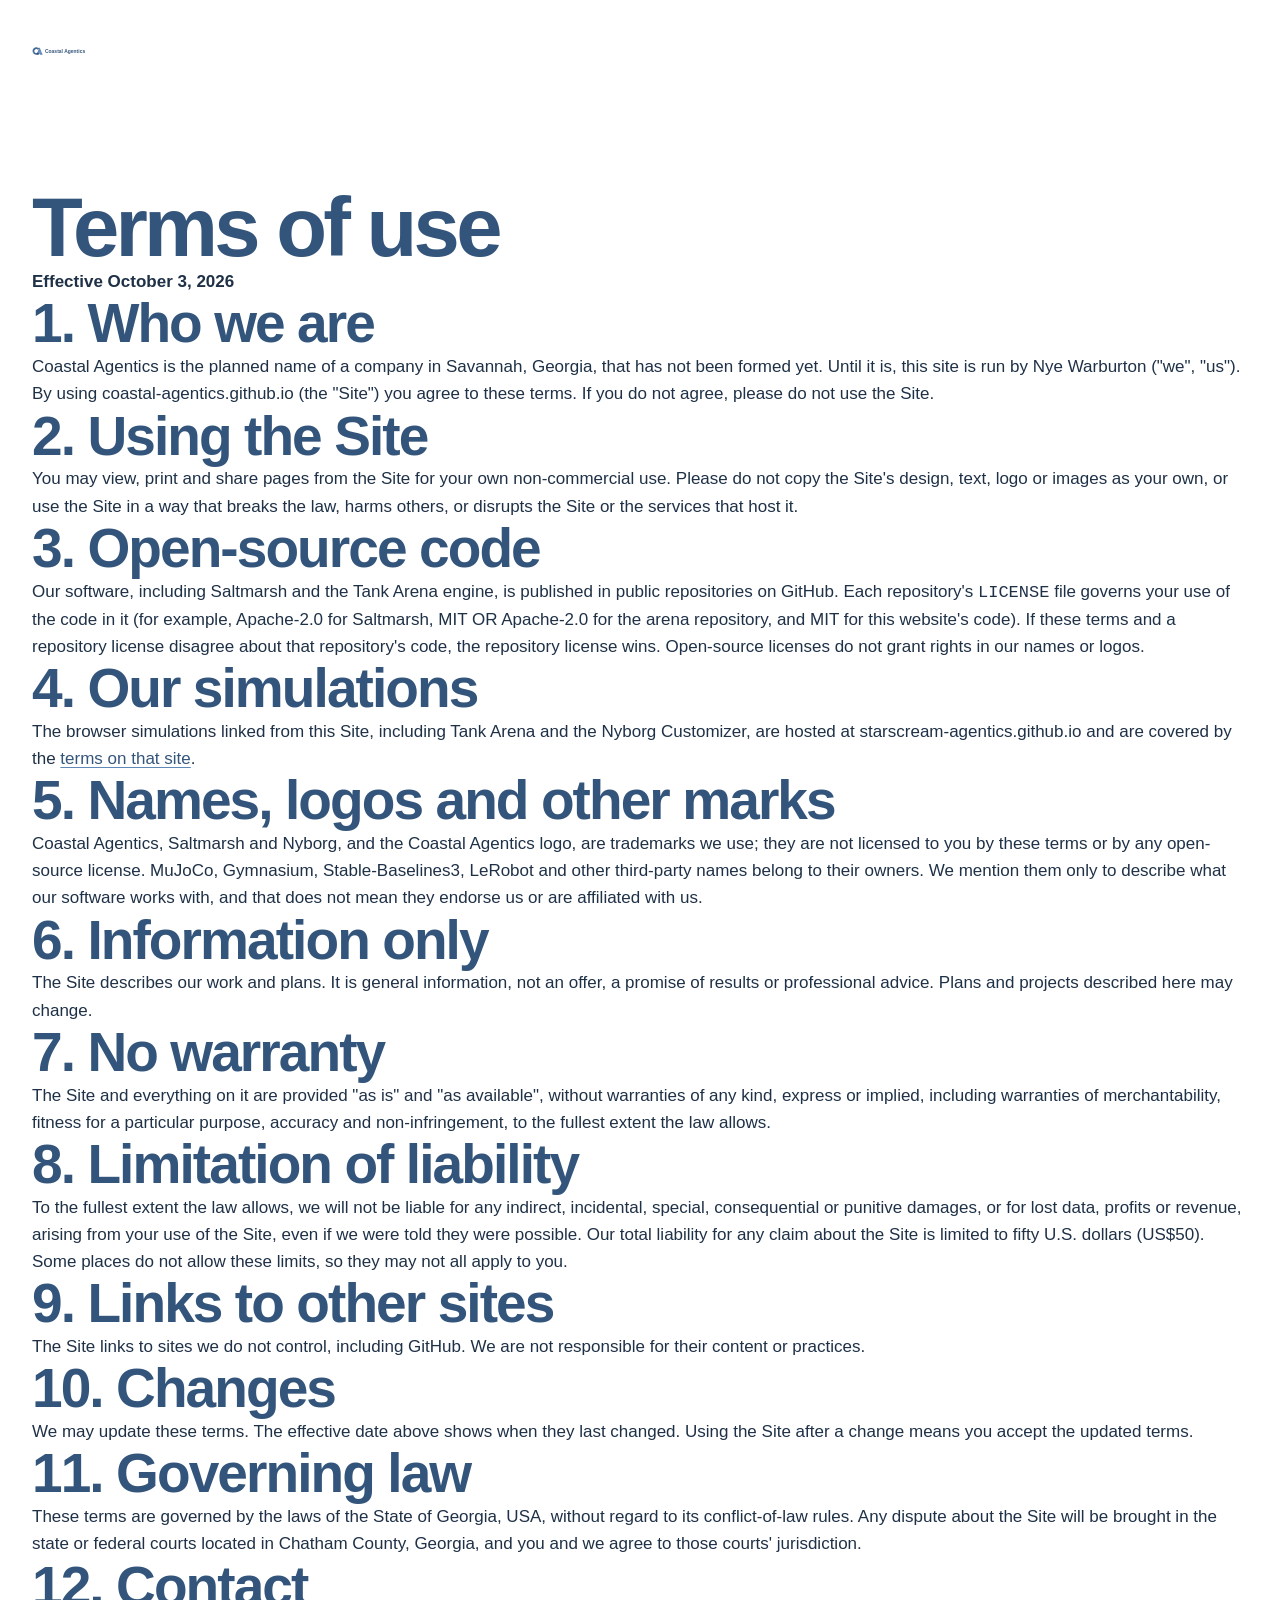
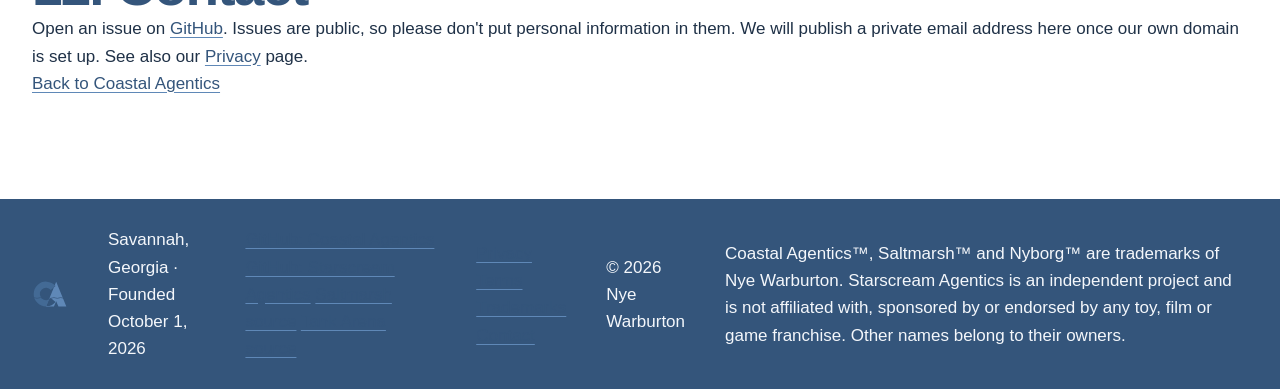
<file: terms.html>
<!doctype html>
<html lang="en">
<head>
  <meta charset="utf-8">
  <meta name="viewport" content="width=device-width, initial-scale=1">
  <title>Terms · Coastal Agentics</title>
  <meta name="description" content="Terms of use for coastal-agentics.github.io.">
  <link rel="icon" href="favicon.svg" type="image/svg+xml">
  <meta name="theme-color" content="#EEF2F6">
  <link rel="canonical" href="https://coastal-agentics.github.io/terms.html">
  <link rel="stylesheet" href="style.css">
</head>
<body>
  <header class="site-header wrap">
    <a class="brand" href="./" aria-label="Coastal Agentics home">
      <img src="logo-wordmark.svg" alt="Coastal Agentics" width="206" height="40">
    </a>
  </header>

  <main>
    <section class="section wrap">
      <h1>Terms of use</h1>
      <div class="prose">
        <p><strong>Effective October 3, 2026</strong></p>

        <h2>1. Who we are</h2>
        <p>Coastal Agentics is the planned name of a company in Savannah, Georgia, that has not been formed yet. Until it is, this site is run by Nye Warburton ("we", "us"). By using coastal-agentics.github.io (the "Site") you agree to these terms. If you do not agree, please do not use the Site.</p>

        <h2>2. Using the Site</h2>
        <p>You may view, print and share pages from the Site for your own non-commercial use. Please do not copy the Site's design, text, logo or images as your own, or use the Site in a way that breaks the law, harms others, or disrupts the Site or the services that host it.</p>

        <h2>3. Open-source code</h2>
        <p>Our software, including Saltmarsh and the Tank Arena engine, is published in public repositories on GitHub. Each repository's <code>LICENSE</code> file governs your use of the code in it (for example, Apache-2.0 for Saltmarsh, MIT OR Apache-2.0 for the arena repository, and MIT for this website's code). If these terms and a repository license disagree about that repository's code, the repository license wins. Open-source licenses do not grant rights in our names or logos.</p>

        <h2>4. Our simulations</h2>
        <p>The browser simulations linked from this Site, including Tank Arena and the Nyborg Customizer, are hosted at starscream-agentics.github.io and are covered by the <a href="https://starscream-agentics.github.io/terms.html">terms on that site</a>.</p>

        <h2>5. Names, logos and other marks</h2>
        <p>Coastal Agentics, Saltmarsh and Nyborg, and the Coastal Agentics logo, are trademarks we use; they are not licensed to you by these terms or by any open-source license. MuJoCo, Gymnasium, Stable-Baselines3, LeRobot and other third-party names belong to their owners. We mention them only to describe what our software works with, and that does not mean they endorse us or are affiliated with us.</p>

        <h2>6. Information only</h2>
        <p>The Site describes our work and plans. It is general information, not an offer, a promise of results or professional advice. Plans and projects described here may change.</p>

        <h2>7. No warranty</h2>
        <p>The Site and everything on it are provided "as is" and "as available", without warranties of any kind, express or implied, including warranties of merchantability, fitness for a particular purpose, accuracy and non-infringement, to the fullest extent the law allows.</p>

        <h2>8. Limitation of liability</h2>
        <p>To the fullest extent the law allows, we will not be liable for any indirect, incidental, special, consequential or punitive damages, or for lost data, profits or revenue, arising from your use of the Site, even if we were told they were possible. Our total liability for any claim about the Site is limited to fifty U.S. dollars (US$50). Some places do not allow these limits, so they may not all apply to you.</p>

        <h2>9. Links to other sites</h2>
        <p>The Site links to sites we do not control, including GitHub. We are not responsible for their content or practices.</p>

        <h2>10. Changes</h2>
        <p>We may update these terms. The effective date above shows when they last changed. Using the Site after a change means you accept the updated terms.</p>

        <h2>11. Governing law</h2>
        <p>These terms are governed by the laws of the State of Georgia, USA, without regard to its conflict-of-law rules. Any dispute about the Site will be brought in the state or federal courts located in Chatham County, Georgia, and you and we agree to those courts' jurisdiction.</p>

        <h2>12. Contact</h2>
        <p>Open an issue on <a href="https://github.com/Coastal-Agentics/coastal-agentics.github.io/issues">GitHub</a>. Issues are public, so please don't put personal information in them. We will publish a private email address here once our own domain is set up. See also our <a href="privacy.html">Privacy</a> page.</p>

        <p><a href="./">Back to Coastal Agentics</a></p>
      </div>
    </section>
  </main>
  <footer class="site-footer">
    <div class="wrap footer-inner">
      <img src="logo.svg" alt="" width="36" height="36">
      <p>Savannah, Georgia · Founded October 1, 2026</p>
      <p class="gh">
        <a href="https://github.com/Coastal-Agentics">GitHub: Coastal Agentics</a>
        <a href="https://github.com/starscream-agentics">GitHub: Starscream Agentics</a>
        <a href="https://github.com/Coastal-Agentics/saltmarsh">Saltmarsh source</a>
        <a href="https://github.com/starscream-agentics/arena">Tank Arena source</a>
      </p>
      <p class="legal">
        <a href="privacy.html">Privacy</a>
        <a href="terms.html">Terms</a>
        <a href="https://github.com/Coastal-Agentics/coastal-agentics.github.io/blob/main/TRADEMARKS.md">Trademarks</a>
        <a href="https://github.com/Coastal-Agentics/coastal-agentics.github.io/issues">Contact</a>
      </p>
      <p class="legal-note">© 2026 Nye Warburton</p>
      <p class="legal-note">Coastal Agentics™, Saltmarsh™ and Nyborg™ are trademarks of Nye Warburton. Starscream Agentics is an independent project and is not affiliated with, sponsored by or endorsed by any toy, film or game franchise. Other names belong to their owners.</p>
    </div>
  </footer>
</body>
</html>
</file>
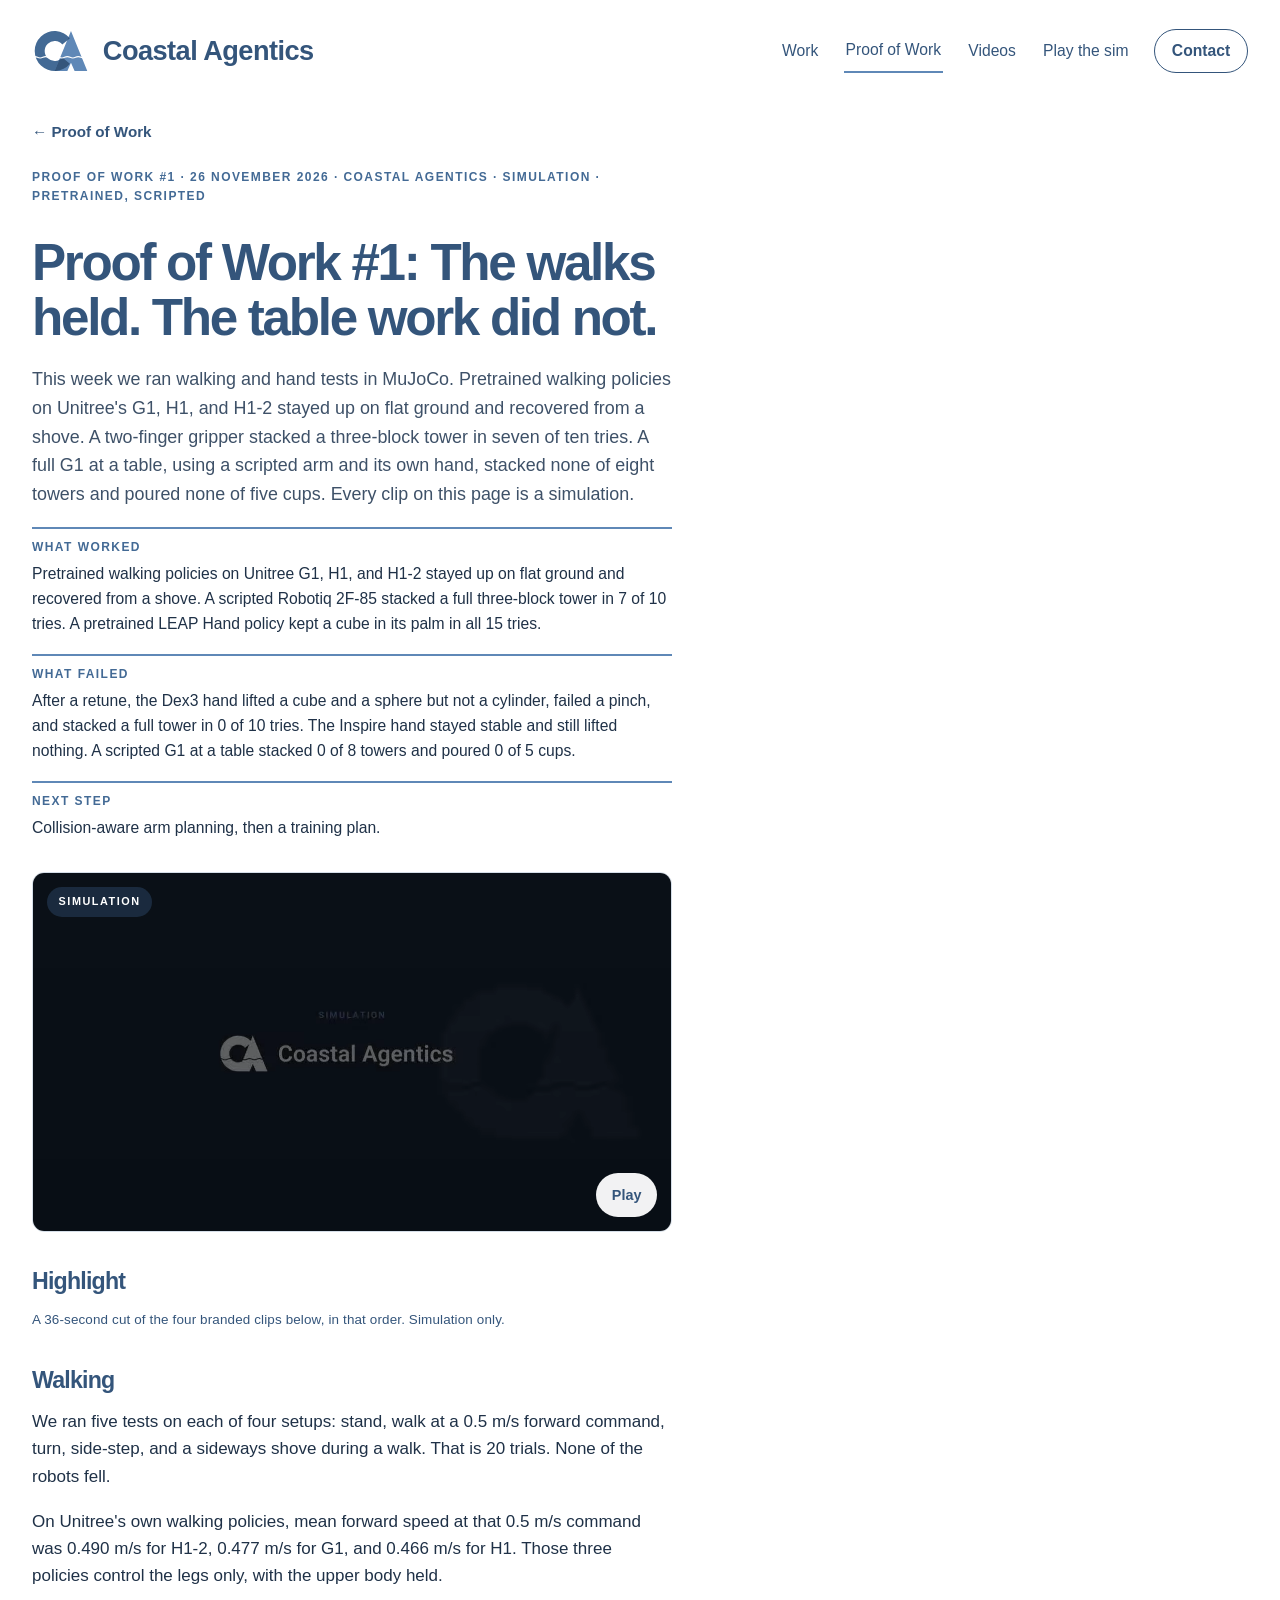
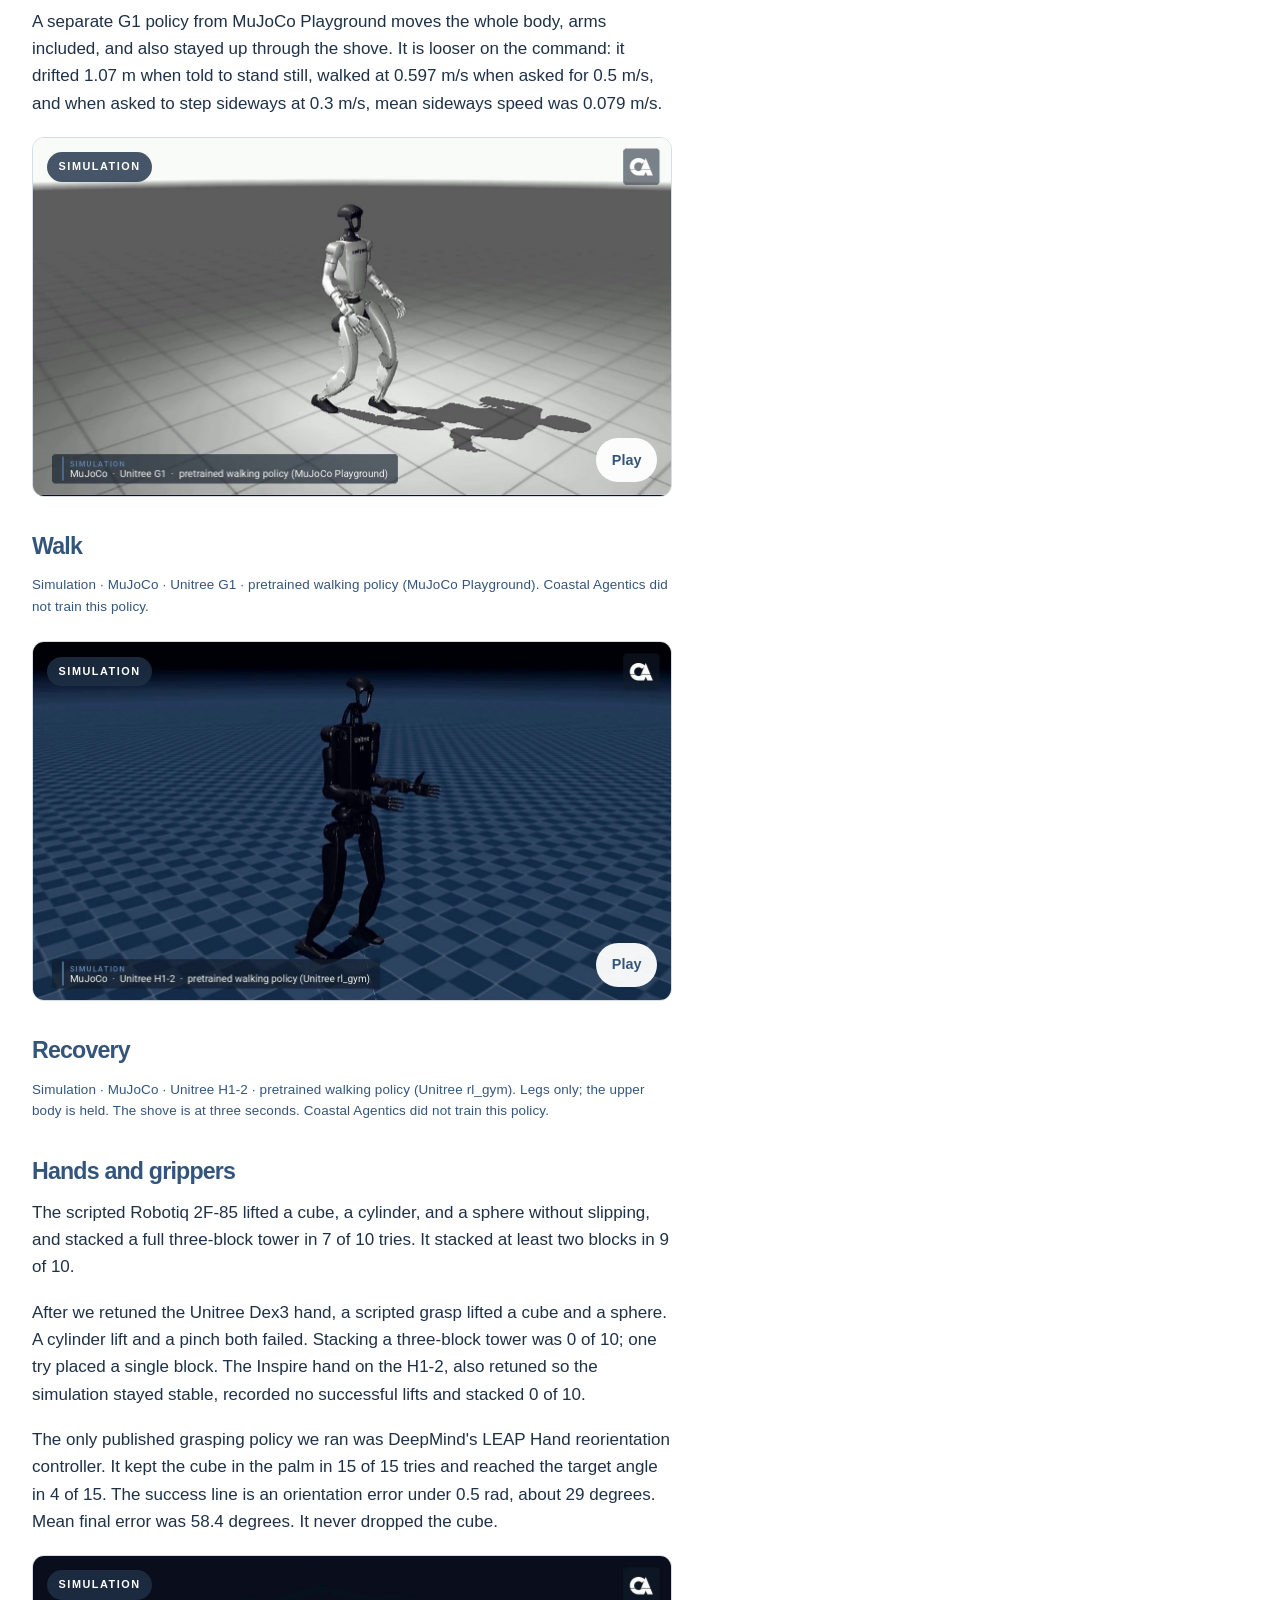
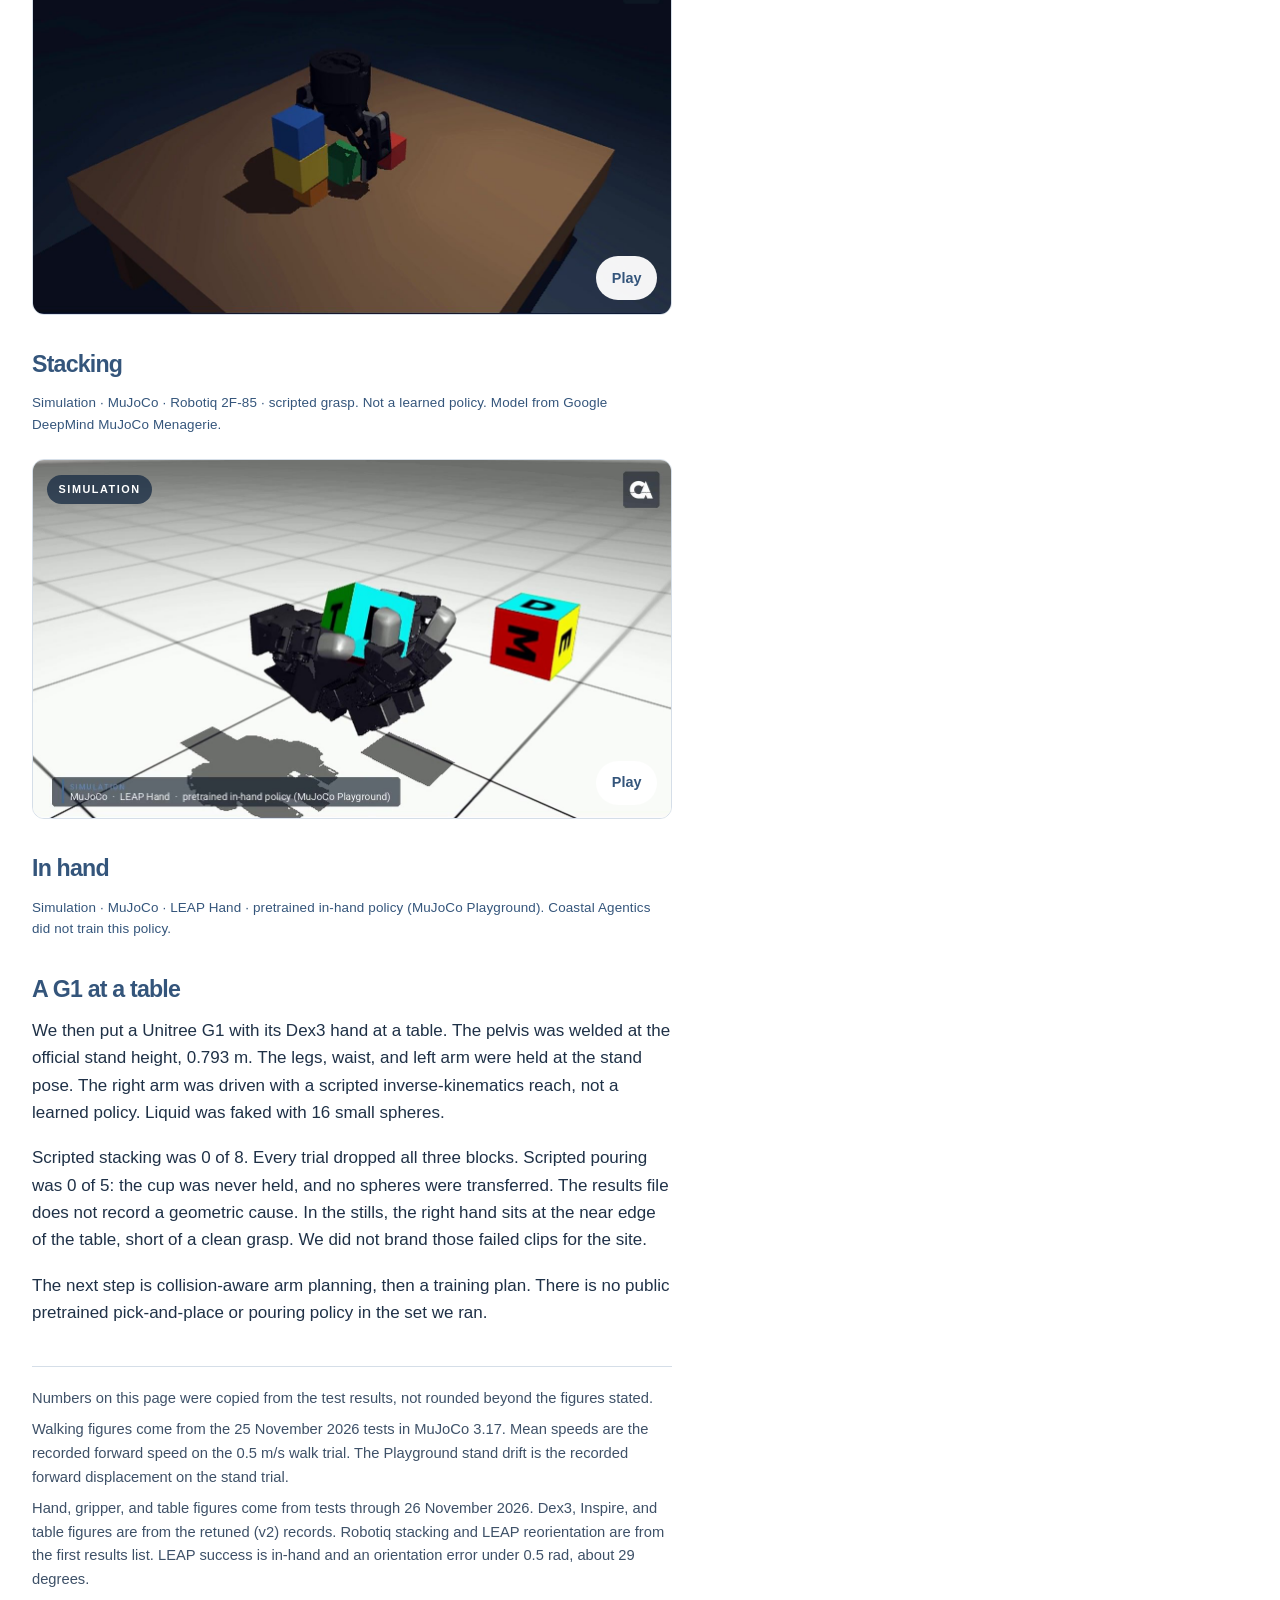
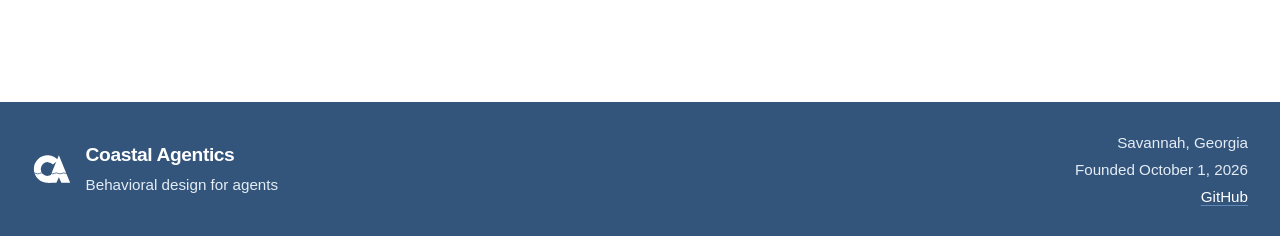
<file: writing/proof-of-work/1-the-walks-held.html>
<!doctype html>
<html lang="en">
<head>
  <meta charset="utf-8">
  <meta name="viewport" content="width=device-width, initial-scale=1">
  <title>Proof of Work #1: The walks held. The table work did not.</title>
  <meta name="description" content="This week we ran walking and hand tests in MuJoCo. Pretrained walking policies on Unitree&#x27;s G1, H1, and H1-2 stayed up on flat ground and recovered from a shove. A two-finger gripper stacked a three-block tower in seven of ten tries. A full G1 at a table, using a scripted arm and its own hand, stacked none of eight towers and poured none of five cups. Every clip on this page is a simulation.">
  <link rel="icon" href="../../favicon.svg" type="image/svg+xml">
  <meta name="theme-color" content="#FFFFFF">
  <meta name="color-scheme" content="light">
  <link rel="canonical" href="https://coastal-agentics.github.io/writing/proof-of-work/1-the-walks-held.html">
  <meta property="og:type" content="website">
  <meta property="og:site_name" content="Coastal Agentics">
  <meta property="og:title" content="Proof of Work #1: The walks held. The table work did not.">
  <meta property="og:description" content="This week we ran walking and hand tests in MuJoCo. Pretrained walking policies on Unitree&#x27;s G1, H1, and H1-2 stayed up on flat ground and recovered from a shove. A two-finger gripper stacked a three-block tower in seven of ten tries. A full G1 at a table, using a scripted arm and its own hand, stacked none of eight towers and poured none of five cups. Every clip on this page is a simulation.">
  <meta property="og:url" content="https://coastal-agentics.github.io/writing/proof-of-work/1-the-walks-held.html">
  <meta property="og:image" content="https://coastal-agentics.github.io/og-image.png">
  <meta name="twitter:card" content="summary_large_image">
  <meta name="twitter:title" content="Proof of Work #1: The walks held. The table work did not.">
  <meta name="twitter:description" content="This week we ran walking and hand tests in MuJoCo. Pretrained walking policies on Unitree&#x27;s G1, H1, and H1-2 stayed up on flat ground and recovered from a shove. A two-finger gripper stacked a three-block tower in seven of ten tries. A full G1 at a table, using a scripted arm and its own hand, stacked none of eight towers and poured none of five cups. Every clip on this page is a simulation.">
  <link rel="stylesheet" href="../../style.css">
  <link rel="alternate" type="application/rss+xml" title="Coastal Agentics: Proof of Work" href="feed.xml">
  <script src="../../home.js" defer></script>
</head>
<body>
  <a class="skip" href="#main">Skip to content</a>
  <header class="site-header wrap">
    <a class="brand" href="../../" aria-label="Coastal Agentics home">
      <img src="../../logo.svg" alt="" aria-hidden="true" width="64" height="64">
      <span class="brand-name">Coastal Agentics</span>
    </a>
    <nav aria-label="Primary">
      <a href="../../#work">Work</a>
      <a href="../../writing/proof-of-work/" aria-current="page">Proof of Work</a>
      <a href="../../videos/">Videos</a>
      <a href="https://coastal-agentics.github.io/arena/tbd/">Play the sim</a>
      <a class="nav-cta" href="../../#work-with-us">Contact</a>
    </nav>
  </header>
  <main id="main" class="wrap">
    <article class="article">
      <a class="back-link" href="./">← Proof of Work</a>
      <p class="post-meta">Proof of Work #1 · 26 November 2026 · Coastal Agentics · Simulation · pretrained, scripted</p>
      <h1>Proof of Work #1: The walks held. The table work did not.</h1>
      <p class="lede">This week we ran walking and hand tests in MuJoCo. Pretrained walking policies on Unitree&#x27;s G1, H1, and H1-2 stayed up on flat ground and recovered from a shove. A two-finger gripper stacked a three-block tower in seven of ten tries. A full G1 at a table, using a scripted arm and its own hand, stacked none of eight towers and poured none of five cups. Every clip on this page is a simulation.</p>
      <div class="facts">
        <div>
          <h2>What worked</h2>
          <p>Pretrained walking policies on Unitree G1, H1, and H1-2 stayed up on flat ground and recovered from a shove. A scripted Robotiq 2F-85 stacked a full three-block tower in 7 of 10 tries. A pretrained LEAP Hand policy kept a cube in its palm in all 15 tries.</p>
        </div>
        <div>
          <h2>What failed</h2>
          <p>After a retune, the Dex3 hand lifted a cube and a sphere but not a cylinder, failed a pinch, and stacked a full tower in 0 of 10 tries. The Inspire hand stayed stable and still lifted nothing. A scripted G1 at a table stacked 0 of 8 towers and poured 0 of 5 cups.</p>
        </div>
        <div>
          <h2>Next step</h2>
          <p>Collision-aware arm planning, then a training plan.</p>
        </div>
      </div>
      <figure class="film">
        <div class="film-frame">
          <video
            data-coastal-video
            muted
            playsinline
            preload="none"
            poster="../../media/sim/coastal-sim-sizzle.jpg"
            controls
            aria-label="Simulation. Highlight of walking, recovery, stacking, and in-hand tests. Not field work.">
            <source src="../../media/sim/coastal-sim-sizzle.webm" type="video/webm">
            <source src="../../media/sim/coastal-sim-sizzle.mp4" type="video/mp4">
            Simulation. Highlight of walking, recovery, stacking, and in-hand tests. Not field work.
          </video>
          <p class="film-badge" aria-hidden="true">Simulation</p>
          <button class="video-toggle" type="button"><span data-label>Play</span></button>
        </div>
        <h2>Highlight</h2>
        <p class="credit">A 36-second cut of the four branded clips below, in that order. Simulation only.</p>
      </figure>
      <h2>Walking</h2>
      <p>We ran five tests on each of four setups: stand, walk at a 0.5 m/s forward command, turn, side-step, and a sideways shove during a walk. That is 20 trials. None of the robots fell.</p>
      <p>On Unitree&#x27;s own walking policies, mean forward speed at that 0.5 m/s command was 0.490 m/s for H1-2, 0.477 m/s for G1, and 0.466 m/s for H1. Those three policies control the legs only, with the upper body held.</p>
      <p>A separate G1 policy from MuJoCo Playground moves the whole body, arms included, and also stayed up through the shove. It is looser on the command: it drifted 1.07 m when told to stand still, walked at 0.597 m/s when asked for 0.5 m/s, and when asked to step sideways at 0.3 m/s, mean sideways speed was 0.079 m/s.</p>
      <figure class="film">
        <div class="film-frame">
          <video
            data-coastal-video
            muted
            playsinline
            preload="none"
            poster="../../media/sim/g1-walk.jpg"
            controls
            aria-label="Simulation. Pretrained walking policy.">
            <source src="../../media/sim/g1-walk.webm" type="video/webm">
            <source src="../../media/sim/g1-walk.mp4" type="video/mp4">
            Simulation. Pretrained walking policy.
          </video>
          <p class="film-badge" aria-hidden="true">Simulation</p>
          <button class="video-toggle" type="button"><span data-label>Play</span></button>
        </div>
        <h2>Walk</h2>
        <p class="credit">Simulation · MuJoCo · Unitree G1 · pretrained walking policy (MuJoCo Playground). Coastal Agentics did not train this policy.</p>
      </figure>
      <figure class="film">
        <div class="film-frame">
          <video
            data-coastal-video
            muted
            playsinline
            preload="none"
            poster="../../media/sim/h1-2-push.jpg"
            controls
            aria-label="Simulation. Pretrained walking policy, recovery after a shove.">
            <source src="../../media/sim/h1-2-push.webm" type="video/webm">
            <source src="../../media/sim/h1-2-push.mp4" type="video/mp4">
            Simulation. Pretrained walking policy, recovery after a shove.
          </video>
          <p class="film-badge" aria-hidden="true">Simulation</p>
          <button class="video-toggle" type="button"><span data-label>Play</span></button>
        </div>
        <h2>Recovery</h2>
        <p class="credit">Simulation · MuJoCo · Unitree H1-2 · pretrained walking policy (Unitree rl_gym). Legs only; the upper body is held. The shove is at three seconds. Coastal Agentics did not train this policy.</p>
      </figure>
      <h2>Hands and grippers</h2>
      <p>The scripted Robotiq 2F-85 lifted a cube, a cylinder, and a sphere without slipping, and stacked a full three-block tower in 7 of 10 tries. It stacked at least two blocks in 9 of 10.</p>
      <p>After we retuned the Unitree Dex3 hand, a scripted grasp lifted a cube and a sphere. A cylinder lift and a pinch both failed. Stacking a three-block tower was 0 of 10; one try placed a single block. The Inspire hand on the H1-2, also retuned so the simulation stayed stable, recorded no successful lifts and stacked 0 of 10.</p>
      <p>The only published grasping policy we ran was DeepMind&#x27;s LEAP Hand reorientation controller. It kept the cube in the palm in 15 of 15 tries and reached the target angle in 4 of 15. The success line is an orientation error under 0.5 rad, about 29 degrees. Mean final error was 58.4 degrees. It never dropped the cube.</p>
      <figure class="film">
        <div class="film-frame">
          <video
            data-coastal-video
            muted
            playsinline
            preload="none"
            poster="../../media/sim/robotiq-stack.jpg"
            controls
            aria-label="Simulation. Scripted grasp and stack, not a learned policy.">
            <source src="../../media/sim/robotiq-stack.webm" type="video/webm">
            <source src="../../media/sim/robotiq-stack.mp4" type="video/mp4">
            Simulation. Scripted grasp and stack, not a learned policy.
          </video>
          <p class="film-badge" aria-hidden="true">Simulation</p>
          <button class="video-toggle" type="button"><span data-label>Play</span></button>
        </div>
        <h2>Stacking</h2>
        <p class="credit">Simulation · MuJoCo · Robotiq 2F-85 · scripted grasp. Not a learned policy. Model from Google DeepMind MuJoCo Menagerie.</p>
      </figure>
      <figure class="film">
        <div class="film-frame">
          <video
            data-coastal-video
            muted
            playsinline
            preload="none"
            poster="../../media/sim/leap-reorient.jpg"
            controls
            aria-label="Simulation. Pretrained in-hand policy.">
            <source src="../../media/sim/leap-reorient.webm" type="video/webm">
            <source src="../../media/sim/leap-reorient.mp4" type="video/mp4">
            Simulation. Pretrained in-hand policy.
          </video>
          <p class="film-badge" aria-hidden="true">Simulation</p>
          <button class="video-toggle" type="button"><span data-label>Play</span></button>
        </div>
        <h2>In hand</h2>
        <p class="credit">Simulation · MuJoCo · LEAP Hand · pretrained in-hand policy (MuJoCo Playground). Coastal Agentics did not train this policy.</p>
      </figure>
      <h2>A G1 at a table</h2>
      <p>We then put a Unitree G1 with its Dex3 hand at a table. The pelvis was welded at the official stand height, 0.793 m. The legs, waist, and left arm were held at the stand pose. The right arm was driven with a scripted inverse-kinematics reach, not a learned policy. Liquid was faked with 16 small spheres.</p>
      <p>Scripted stacking was 0 of 8. Every trial dropped all three blocks. Scripted pouring was 0 of 5: the cup was never held, and no spheres were transferred. The results file does not record a geometric cause. In the stills, the right hand sits at the near edge of the table, short of a clean grasp. We did not brand those failed clips for the site.</p>
      <p>The next step is collision-aware arm planning, then a training plan. There is no public pretrained pick-and-place or pouring policy in the set we ran.</p>
      <div class="sources">
        <p>Numbers on this page were copied from the test results, not rounded beyond the figures stated.</p>
        <p>Walking figures come from the 25 November 2026 tests in MuJoCo 3.17. Mean speeds are the recorded forward speed on the 0.5 m/s walk trial. The Playground stand drift is the recorded forward displacement on the stand trial.</p>
        <p>Hand, gripper, and table figures come from tests through 26 November 2026. Dex3, Inspire, and table figures are from the retuned (v2) records. Robotiq stacking and LEAP reorientation are from the first results list. LEAP success is in-hand and an orientation error under 0.5 rad, about 29 degrees.</p>
      </div>
    </article>
  </main>
  <footer class="site-footer">
    <div class="wrap footer-inner">
      <div class="footer-brand">
        <img src="../../logo.svg" alt="" aria-hidden="true" width="40" height="40">
        <div>
          <a class="footer-name" href="../../">Coastal Agentics</a>
          <p>Behavioral design for agents</p>
        </div>
      </div>
      <div class="footer-meta">
        <p>Savannah, Georgia</p>
        <p>Founded October 1, 2026</p>
        <p><a href="https://github.com/Coastal-Agentics">GitHub</a></p>
      </div>
    </div>
  </footer>
</body>
</html>
</file>
<file: style.css>
/* Coastal Agentics homepage. No build step, no framework, no trackers. */
:root {
  --ink: #1F3147;
  --ink-soft: #3E5168;
  --bg: #FFFFFF;
  --c: #436A95;
  --a: #5F88B7;
  --overlap: #34557B;
  --line: #D5DEE8;
  --panel: #E4EDF6;
  --max: 76rem;
  --radius: 12px;
  font-family: -apple-system, BlinkMacSystemFont, "Segoe UI", Roboto, Inter, Helvetica, Arial, sans-serif;
}

* { box-sizing: border-box; }
html { scroll-behavior: smooth; scroll-padding-top: 1.25rem; color-scheme: light; }
body {
  margin: 0;
  background: var(--bg);
  color: var(--ink);
  font-size: 1.0625rem;
  line-height: 1.6;
  -webkit-font-smoothing: antialiased;
}
img { display: block; max-width: 100%; height: auto; }
a { color: var(--overlap); text-decoration-color: var(--a); text-underline-offset: 3px; }
a:hover { color: var(--c); }
a:focus-visible,
button:focus-visible,
.skip:focus {
  outline: 2px solid var(--c);
  outline-offset: 3px;
  border-radius: 4px;
}
::selection { background: #D5E3F2; color: var(--ink); }

.wrap { width: min(100% - 2.5rem, var(--max)); margin-inline: auto; }
h1, h2, h3 { color: var(--overlap); font-weight: 600; letter-spacing: -0.035em; text-wrap: balance; }
h1 .line, h2 .line { display: block; }
p { margin: 0; }

.skip {
  position: absolute;
  left: 1rem;
  top: -3.5rem;
  background: #fff;
  color: var(--overlap);
  padding: 0.55rem 0.8rem;
  z-index: 5;
  border-radius: 6px;
  font-weight: 600;
}
.skip:focus { top: 0.75rem; }

/* Header: mark and company name, then the tagline below in the hero. */
.site-header {
  display: flex;
  align-items: center;
  justify-content: space-between;
  gap: 1rem 2rem;
  flex-wrap: wrap;
  padding-block: 1.35rem 0.4rem;
}
.brand {
  display: flex;
  align-items: center;
  gap: 0.8rem;
  color: var(--overlap);
  text-decoration: none;
}
.brand img { width: 58px; height: 58px; }
.brand-name {
  font-size: 1.7rem;
  font-weight: 600;
  letter-spacing: -0.02em;
  line-height: 1;
  color: var(--overlap);
}
.site-header nav { display: flex; flex-wrap: wrap; align-items: center; gap: 0.35rem 1.5rem; }
.site-header nav a {
  display: inline-flex;
  align-items: center;
  min-height: 44px;
  color: var(--overlap);
  text-decoration: none;
  font-size: 0.98rem;
  font-weight: 500;
  padding: 0 0.1rem;
  white-space: nowrap;
}
.site-header nav a:hover { color: var(--c); }
.site-header nav a.nav-cta {
  padding: 0 1.05rem;
  border: 1.5px solid var(--overlap);
  border-radius: 999px;
  font-weight: 600;
}
.site-header nav a.nav-cta:hover { background: var(--overlap); color: #fff; }

/* Hero */
.hero { padding-bottom: clamp(1.5rem, 3vw, 2.5rem); }
.hero-kicker {
  display: flex;
  justify-content: space-between;
  gap: 0.75rem 1.5rem;
  margin: clamp(1.4rem, 3vw, 2.4rem) 0 1.15rem;
  color: var(--c);
  font-size: 0.75rem;
  font-weight: 600;
  letter-spacing: 0.14em;
  text-transform: uppercase;
}
.hero-grid {
  display: grid;
  grid-template-columns: minmax(0, 1.45fr) minmax(16rem, 0.72fr);
  gap: 1.5rem 3rem;
  align-items: end;
}
h1 {
  margin: 0;
  font-size: clamp(2.7rem, 6.5vw, 5.45rem);
  line-height: 0.96;
  letter-spacing: -0.045em;
}
.hero-aside { max-width: 26rem; padding-bottom: 0.35rem; }
.hero-aside p { margin-bottom: 0.8rem; font-size: 1.05rem; line-height: 1.5; }
.hero-aside .mission { color: var(--ink-soft); margin-bottom: 1.15rem; }
.text-link {
  display: inline-flex;
  align-items: center;
  gap: 0.7rem;
  color: var(--overlap);
  font-weight: 600;
  font-size: 0.98rem;
  text-decoration: none;
  border-bottom: 1px solid var(--a);
  padding-bottom: 0.2rem;
}
.text-link:hover { color: var(--c); }
.hero-ctas, .closer-ctas, .pow-actions {
  display: flex;
  flex-wrap: wrap;
  align-items: center;
  gap: 0.75rem 0.85rem;
}
.hero-ctas { margin-top: 0.35rem; }
.closer-ctas { margin-top: 1.35rem; }

/* Films */
.hero-film { margin: clamp(1.75rem, 4vw, 3rem) 0 0; }
.film { margin: 0; }
.film-frame {
  position: relative;
  aspect-ratio: 16 / 9;
  border-radius: var(--radius);
  overflow: hidden;
  background: #D9E2EC;
  border: 1px solid var(--line);
}
.film-frame video {
  width: 100%;
  height: 100%;
  object-fit: cover;
  display: block;
  background: #D9E2EC;
}
.film-badge {
  position: absolute;
  top: 0.9rem;
  left: 0.9rem;
  margin: 0;
  padding: 0.38rem 0.7rem;
  border-radius: 999px;
  background: rgba(31, 49, 71, 0.82);
  color: #fff;
  font-size: 0.68rem;
  font-weight: 600;
  letter-spacing: 0.14em;
  text-transform: uppercase;
}
.video-toggle {
  display: none;
  position: absolute;
  right: 0.85rem;
  bottom: 0.85rem;
  min-height: 44px;
  padding: 0.45rem 1rem;
  border: 0;
  border-radius: 999px;
  background: rgba(255, 255, 255, 0.95);
  color: var(--overlap);
  font: inherit;
  font-size: 0.9rem;
  font-weight: 600;
  cursor: pointer;
}
.film-frame.is-enhanced .video-toggle { display: inline-flex; align-items: center; justify-content: center; }
/* Demo reel: Sound on / Sound off at the top right, Play at the bottom right.
   In sound mode native controls take the bottom edge and Play hides. */
.film-controls {
  position: absolute;
  inset: 0;
  pointer-events: none;
}
.film-controls > * { pointer-events: auto; }
/* right: 9% keeps it just left of the CA mark burned into the reel's top-right corner. */
.film-controls .sound-toggle { position: absolute; top: 0.85rem; right: 9%; }
.sound-toggle {
  display: none;
  min-height: 44px;
  padding: 0.45rem 1rem 0.45rem 0.8rem;
  gap: 0.45rem;
  border: 0;
  border-radius: 999px;
  background: var(--overlap, #34557B);
  color: #fff;
  font: inherit;
  font-size: 0.9rem;
  font-weight: 600;
  cursor: pointer;
  box-shadow: 0 2px 10px rgba(15, 30, 51, 0.25);
}
.film-frame.is-enhanced .sound-toggle { display: inline-flex; align-items: center; justify-content: center; }
.sound-toggle:hover, .sound-toggle:focus-visible { background: var(--c, #1F3147); }
.sound-toggle [data-mute] { display: none; }
.sound-toggle[aria-pressed="true"] [data-mute] { display: inline; }
.sound-toggle[aria-pressed="true"] [data-wave] { display: none; }
.film-frame.is-sound .film-controls .video-toggle { display: none; }
.video-toggle:hover { background: #fff; color: var(--c); }
.caption {
  display: flex;
  justify-content: space-between;
  gap: 1rem 2rem;
  margin-top: 0.75rem;
  color: var(--ink-soft);
  font-size: 0.92rem;
}

/* Sections */
.section { padding-block: clamp(4.25rem, 8vw, 6.75rem); }
.section-kicker {
  margin: 0 0 0.9rem;
  color: var(--c);
  font-size: 0.75rem;
  font-weight: 600;
  letter-spacing: 0.14em;
  text-transform: uppercase;
}
h2 {
  margin: 0;
  font-size: clamp(2.05rem, 4.3vw, 3.45rem);
  line-height: 1.05;
}
.section-head {
  display: flex;
  justify-content: space-between;
  align-items: flex-end;
  gap: 1.5rem 3rem;
  margin-bottom: 1.75rem;
}
.section-head > p,
.principles-intro {
  max-width: 18rem;
  margin: 0;
  color: var(--ink-soft);
  font-size: 1.02rem;
  line-height: 1.5;
}
.split {
  display: grid;
  grid-template-columns: 1fr 1fr;
  gap: 1.25rem 3.5rem;
  max-width: 68rem;
  margin-top: 1.75rem;
}
.prose p { color: var(--ink); }
.split p { color: var(--ink-soft); font-size: 1.02rem; }

.pillars {
  display: grid;
  grid-template-columns: repeat(3, minmax(0, 1fr));
  gap: 1.5rem 2rem;
  margin-top: 3.25rem;
}
.pillars article { border-top: 2px solid var(--a); padding-top: 1rem; }
.num {
  margin: 0 0 0.85rem;
  color: var(--c);
  font-size: 0.75rem;
  font-weight: 600;
  letter-spacing: 0.12em;
  text-transform: uppercase;
}
.pillars h3, .study-copy h3 { margin: 0 0 0.55rem; font-size: 1.35rem; letter-spacing: -0.02em; }
.pillars p, .study-copy p { color: var(--ink-soft); font-size: 0.98rem; }

.work-grid {
  display: grid;
  grid-template-columns: minmax(0, 1fr) minmax(0, 1fr);
  column-gap: 1.5rem;
  row-gap: 0.85rem;
  align-items: stretch;
}
.film { grid-column: 1; grid-row: 1; }
.sim-invite { grid-column: 2; grid-row: 1; }
.study-copy { grid-column: 1 / -1; grid-row: 2; max-width: 40rem; }
.study-copy h3 { margin-top: 0.15rem; }
.credit {
  margin-top: 0.75rem;
  color: var(--overlap);
  font-size: 0.84rem;
  font-weight: 400;
  letter-spacing: 0.01em;
}

.sim-shot {
  display: block;
  width: 100%;
  height: 100%;
  text-decoration: none;
  color: inherit;
}
.sim-shot img {
  width: 100%;
  height: 100%;
  object-fit: cover;
}
.sim-caption {
  display: flex;
  justify-content: space-between;
  align-items: center;
  gap: 0.85rem 1.25rem;
  margin-top: 0.75rem;
  flex-wrap: wrap;
}
.sim-caption p {
  color: var(--ink-soft);
  font-size: 0.92rem;
  flex: 1 1 16rem;
}
.btn {
  display: inline-flex;
  align-items: center;
  justify-content: center;
  min-height: 44px;
  padding: 0.5rem 1.25rem;
  border: 0;
  border-radius: 999px;
  background: var(--overlap);
  color: #fff;
  font: inherit;
  font-size: 0.98rem;
  font-weight: 600;
  text-decoration: none;
  white-space: nowrap;
}
.btn:hover { background: var(--c); color: #fff; }
.btn.btn-ghost {
  background: transparent;
  color: var(--overlap);
  box-shadow: inset 0 0 0 1.5px var(--overlap);
}
.btn.btn-ghost:hover { background: var(--panel); color: var(--overlap); }

.beliefs {
  list-style: none;
  margin: 0.5rem 0 0;
  padding: 0;
  display: grid;
  grid-template-columns: 1fr 1fr;
  column-gap: 3.5rem;
}
.beliefs li { border-top: 1px solid var(--line); padding: 1.15rem 0 1.35rem; }
.beliefs h3 {
  display: flex;
  flex-direction: column;
  align-items: flex-start;
  gap: 0.45rem;
  margin: 0 0 0.45rem;
  font-size: 1.35rem;
}
.beliefs .num { margin: 0; }
.beliefs p { color: var(--ink-soft); max-width: 36rem; }

.closer {
  display: grid;
  grid-template-columns: minmax(0, 1.25fr) minmax(16rem, 0.75fr);
  gap: 1.5rem 3rem;
  align-items: end;
}
.closer h2 { font-size: clamp(2.5rem, 5.5vw, 4.4rem); }
.closer .prose p { margin-bottom: 0.9rem; color: var(--ink-soft); }
.closer .prose p:last-child { margin-bottom: 0; }

/* Footer */
.site-footer { background: var(--overlap); color: #F4F7FB; }
.footer-inner {
  display: flex;
  justify-content: space-between;
  align-items: center;
  gap: 1.5rem 2.5rem;
  padding-block: 1.7rem;
}
.footer-brand { display: flex; align-items: center; gap: 0.85rem; }
.footer-brand img { width: 40px; height: 40px; filter: brightness(0) invert(1); }
.footer-name {
  color: #fff;
  text-decoration: none;
  font-size: 1.2rem;
  font-weight: 600;
  letter-spacing: -0.02em;
}
.footer-brand p, .footer-meta p { margin: 0.15rem 0 0; color: #E4EDF6; font-size: 0.95rem; }
.footer-meta { text-align: right; }
.footer-meta a { color: #fff; }

@media (max-width: 860px) {
  .hero-grid,
  .split,
  .section-head,
  .pillars,
  .beliefs,
  .closer { grid-template-columns: 1fr; }
  .work-grid { grid-template-columns: 1fr; }
  .film, .sim-invite, .study-copy { grid-column: auto; grid-row: auto; }
  .section-head { flex-direction: column; align-items: flex-start; }
  .section-head > p, .principles-intro { max-width: 36rem; }
  .footer-inner { align-items: flex-start; }
  .footer-meta { text-align: left; }
}

@media (max-width: 640px) {
  .wrap { width: min(100% - 2rem, var(--max)); }
  .brand img { width: 42px; height: 42px; }
  .brand-name { font-size: 1.22rem; }
  .site-header { padding-top: 1rem; }
  /* Nav: one row under the brand, five targets at least 44px tall. */
  .site-header { gap: 0.35rem; }
  .site-header nav {
    width: 100%;
    flex-wrap: nowrap;
    justify-content: space-between;
    gap: 0.25rem;
  }
  .site-header nav a { font-size: 0.86rem; min-width: 44px; justify-content: center; }
  .site-header nav a.nav-cta { padding: 0 0.7rem; }
  .hero-ctas .btn, .closer-ctas .btn, .pow-actions .btn { width: auto; }
  /* Reel on phones: one compact Sound on button (Play there starts the music anyway). */
  .film-controls .video-toggle { display: none !important; }
  .film-controls .sound-toggle { top: 0.5rem; right: 9%; padding: 0.3rem 0.75rem 0.3rem 0.6rem; font-size: 0.82rem; background: rgba(52, 85, 123, 0.9); }
  .film-frame:has(.film-controls) .film-badge { top: 0.5rem; left: 0.5rem; padding: 0.28rem 0.55rem; font-size: 0.6rem; }
  .hero-kicker { flex-direction: column; align-items: flex-start; letter-spacing: 0.1em; }
  h1 { font-size: clamp(2.45rem, 12vw, 3.4rem); }
  .hero-aside { padding-bottom: 0; }
  .film-badge { top: 0.65rem; left: 0.65rem; }
  .video-toggle { right: 0.6rem; bottom: 0.6rem; }
  .caption { flex-direction: column; gap: 0.25rem; }
  .sim-caption { flex-direction: column; align-items: stretch; gap: 0.85rem; }
  .sim-caption p { flex: 0 1 auto; }
  .btn { width: 100%; }
  .section { padding-block: 3.25rem; }
  h2 { font-size: clamp(1.85rem, 8.5vw, 2.4rem); }
  .footer-inner { flex-direction: column; }
}

@media (prefers-reduced-motion: reduce) {
  html { scroll-behavior: auto; }
}


/* Current page in the primary nav */
.site-header nav a[aria-current="page"] {
  border-bottom: 2px solid var(--a);
}

/* Writing index and posts */
.page-hero { padding-block: clamp(2.25rem, 5vw, 4rem) 0.5rem; }
.page-hero h1 { font-size: clamp(2.4rem, 5.5vw, 4.2rem); max-width: 16ch; }
.page-lede { max-width: 38rem; margin: 1.25rem 0 0; color: var(--ink-soft); font-size: 1.08rem; }
.post-list { list-style: none; margin: 2.5rem 0 0; padding: 0; max-width: 44rem; }
.post-list li { border-top: 1px solid var(--line); padding: 1.35rem 0 1.5rem; }
.post-list time, .post-meta {
  display: block;
  margin: 0 0 0.4rem;
  color: var(--c);
  font-size: 0.75rem;
  font-weight: 600;
  letter-spacing: 0.12em;
  text-transform: uppercase;
}
.post-list h2 { font-size: 1.65rem; margin: 0 0 0.45rem; }
.post-list h2 a { color: var(--overlap); text-decoration: none; }
.post-list h2 a:hover { color: var(--c); }
.post-list p { margin: 0; color: var(--ink-soft); max-width: 40rem; }

.article { max-width: 40rem; padding-block: 2rem clamp(4rem, 8vw, 6.5rem); }
.article h1 { font-size: clamp(2.1rem, 4.5vw, 3.2rem); line-height: 1.08; margin: 0 0 1.25rem; }
.article .post-meta { margin-bottom: 1.75rem; }
.article p { margin: 0 0 1.15rem; }
.article .lede { font-size: 1.12rem; color: var(--ink-soft); }
.back-link { display: inline-block; margin-bottom: 1.5rem; font-size: 0.95rem; font-weight: 600; text-decoration: none; color: var(--overlap); }
.back-link:hover { color: var(--c); }

/* Videos */
.clip-grid {
  display: grid;
  grid-template-columns: 1fr 1fr;
  gap: 2rem 1.5rem;
  margin-top: 2.5rem;
}
.clip { margin: 0; }
.clip h2 { font-size: 1.35rem; margin: 0.85rem 0 0.35rem; }
.clip p { color: var(--ink-soft); font-size: 0.95rem; margin: 0; }
.clip .credit { margin-top: 0.55rem; }
.sizzle { margin: 2rem 0 0; }
.sizzle h2 { font-size: 1.65rem; margin: 0.9rem 0 0.35rem; }
.note { max-width: 40rem; margin-top: 1rem; color: var(--ink-soft); }

@media (max-width: 860px) {
  .clip-grid { grid-template-columns: 1fr; }
}

/* Proof of Work series */
.page-hero h1.wide { max-width: 22ch; }
.series-card {
  max-width: 44rem;
  margin: 2rem 0 0;
  padding: 1.35rem 1.4rem 1.5rem;
  border: 1px solid var(--line);
  border-radius: var(--radius);
  background: var(--panel);
}
.series-card h2 { font-size: 1.45rem; margin: 0 0 0.45rem; }
.series-card h2 a { color: var(--overlap); text-decoration: none; }
.series-card h2 a:hover { color: var(--c); }
.series-card p { margin: 0; color: var(--ink-soft); }
.series-card .text-link { margin-top: 0.9rem; }
.section-tight { padding-top: 1.5rem; }
.article h2 {
  font-size: 1.45rem;
  margin: 2.25rem 0 0.85rem;
  line-height: 1.2;
}
.article .film, .article .sizzle { margin: 1.25rem 0 1.5rem; }
.article .caption, .article .credit { margin-top: 0.55rem; }
.facts {
  display: grid;
  gap: 1.1rem;
  margin: 0 0 2rem;
  padding: 0;
}
.facts div { border-top: 2px solid var(--a); padding-top: 0.7rem; }
.facts h2 { margin: 0 0 0.4rem; font-size: 0.75rem; letter-spacing: 0.12em; text-transform: uppercase; color: var(--c); }
.facts p { margin: 0; color: var(--ink); font-size: 0.98rem; }
.sources { margin-top: 2.5rem; padding-top: 1.25rem; border-top: 1px solid var(--line); color: var(--ink-soft); font-size: 0.92rem; }
.sources p { margin: 0 0 0.5rem; }
.draft-note { color: var(--c); font-size: 0.92rem; font-weight: 600; }

/* Homepage: Latest from Proof of Work (markup generated by writing/proof-of-work/render.py) */
.pow-latest {
  display: grid;
  grid-template-columns: minmax(0, 0.9fr) minmax(0, 1.1fr);
  gap: 1.25rem 2.25rem;
  align-items: center;
  margin-top: clamp(2.5rem, 5vw, 4rem);
  padding: clamp(1rem, 2vw, 1.4rem);
  border: 1px solid var(--line);
  border-radius: var(--radius);
  background: var(--panel);
}
.pow-still { display: block; border-radius: calc(var(--radius) - 4px); overflow: hidden; }
.pow-still img { width: 100%; aspect-ratio: 16 / 9; object-fit: cover; }
.pow-copy .section-kicker { margin-bottom: 0.6rem; }
.pow-copy .post-meta { margin-bottom: 0.35rem; }
.pow-copy h2 { font-size: clamp(1.45rem, 2.6vw, 2rem); line-height: 1.15; margin: 0 0 0.6rem; }
.pow-copy h2 a { color: var(--overlap); text-decoration: none; }
.pow-copy h2 a:hover { color: var(--c); }
.pow-copy > p:not(.section-kicker):not(.post-meta) { color: var(--ink-soft); margin-bottom: 1.1rem; }
.pow-actions .text-link { min-height: 44px; border-bottom: 0; text-decoration: underline; text-decoration-color: var(--a); }
@media (max-width: 860px) {
  .pow-latest { grid-template-columns: 1fr; }
}
</file>
